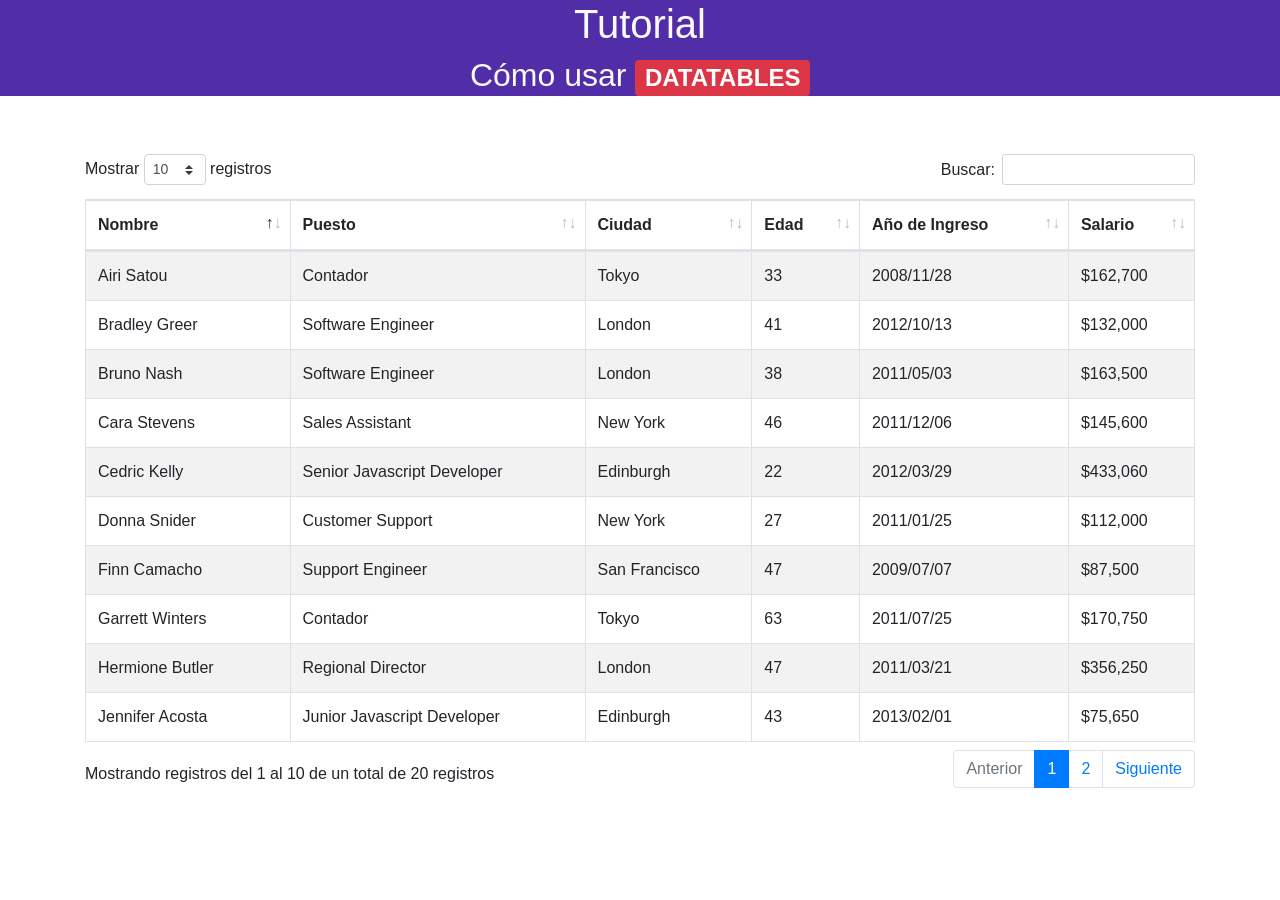
<file: datatables_intro/index.html>
<!doctype html>
<html lang="en">
<head>
    <!-- Required meta tags -->
    <meta charset="utf-8">
    <meta name="viewport" content="width=device-width, initial-scale=1, shrink-to-fit=no">
    <title>Tutorial DataTables</title>
    
    <!-- Bootstrap CSS -->
    <link rel="stylesheet" href="bootstrap/css/bootstrap.min.css">
    <!-- CSS personalizado --> 
    <link rel="stylesheet" href="main.css">  
    
    
    <!--datables CSS básico-->
    <link rel="stylesheet" type="text/css" href="datatables/datatables.min.css"/>
    <!--datables estilo bootstrap 4 CSS-->  
    <link rel="stylesheet"  type="text/css" href="datatables/DataTables-1.10.18/css/dataTables.bootstrap4.min.css">

</head>
    
<body> 
    <header>
        <h1 class="text-center text-light">Tutorial</h1>
        <h2 class="text-center text-light">Cómo usar <span class="badge badge-danger">DATATABLES</span></h2> 
    </header>    
    <div style="height:50px"></div>
    
    <!--Ejemplo tabla con DataTables-->
    <div class="container">
        <div class="row">
                <div class="col-lg-12">
                    <div class="table-responsive">        
                        <table id="example" class="table table-striped table-bordered" style="width:100%">
                        <thead>
                            <tr>
                                <th>Nombre</th>
                                <th>Puesto</th>
                                <th>Ciudad</th>
                                <th>Edad</th>
                                <th>Año de Ingreso</th>
                                <th>Salario</th>
                            </tr>
                        </thead>
                        <tbody>
                            <tr>
                                <td>Tiger Nixon</td>
                                <td>Arquitecto</td>
                                <td>Edinburgh</td>
                                <td>61</td>
                                <td>2011/04/25</td>
                                <td>$320,800</td>
                            </tr>
                            <tr>
                                <td>Garrett Winters</td>
                                <td>Contador</td>
                                <td>Tokyo</td>
                                <td>63</td>
                                <td>2011/07/25</td>
                                <td>$170,750</td>
                            </tr>                
                            <tr>
                                <td>Cedric Kelly</td>
                                <td>Senior Javascript Developer</td>
                                <td>Edinburgh</td>
                                <td>22</td>
                                <td>2012/03/29</td>
                                <td>$433,060</td>
                            </tr>
                            <tr>
                                <td>Airi Satou</td>
                                <td>Contador</td>
                                <td>Tokyo</td>
                                <td>33</td>
                                <td>2008/11/28</td>
                                <td>$162,700</td>
                            </tr>               
                            <tr>
                                <td>Bradley Greer</td>
                                <td>Software Engineer</td>
                                <td>London</td>
                                <td>41</td>
                                <td>2012/10/13</td>
                                <td>$132,000</td>
                            </tr>

                            <tr>
                                <td>Bruno Nash</td>
                                <td>Software Engineer</td>
                                <td>London</td>
                                <td>38</td>
                                <td>2011/05/03</td>
                                <td>$163,500</td>
                            </tr>
                            <tr>
                                <td>Sakura Yamamoto</td>
                                <td>Support Engineer</td>
                                <td>Tokyo</td>
                                <td>37</td>
                                <td>2009/08/19</td>
                                <td>$139,575</td>
                            </tr>
                            <tr>
                                <td>Thor Walton</td>
                                <td>Developer</td>
                                <td>New York</td>
                                <td>61</td>
                                <td>2013/08/11</td>
                                <td>$98,540</td>
                            </tr>
                            <tr>
                                <td>Finn Camacho</td>
                                <td>Support Engineer</td>
                                <td>San Francisco</td>
                                <td>47</td>
                                <td>2009/07/07</td>
                                <td>$87,500</td>
                            </tr>
                            <tr>
                                <td>Serge Baldwin</td>
                                <td>Data Coordinator</td>
                                <td>Singapore</td>
                                <td>64</td>
                                <td>2012/04/09</td>
                                <td>$138,575</td>
                            </tr>
                            <tr>
                                <td>Zenaida Frank</td>
                                <td>Software Engineer</td>
                                <td>New York</td>
                                <td>63</td>
                                <td>2010/01/04</td>
                                <td>$125,250</td>
                            </tr>
                            <tr>
                                <td>Zorita Serrano</td>
                                <td>Software Engineer</td>
                                <td>San Francisco</td>
                                <td>56</td>
                                <td>2012/06/01</td>
                                <td>$115,000</td>
                            </tr>
                            <tr>
                                <td>Jennifer Acosta</td>
                                <td>Junior Javascript Developer</td>
                                <td>Edinburgh</td>
                                <td>43</td>
                                <td>2013/02/01</td>
                                <td>$75,650</td>
                            </tr>
                            <tr>
                                <td>Cara Stevens</td>
                                <td>Sales Assistant</td>
                                <td>New York</td>
                                <td>46</td>
                                <td>2011/12/06</td>
                                <td>$145,600</td>
                            </tr>
                            <tr>
                                <td>Hermione Butler</td>
                                <td>Regional Director</td>
                                <td>London</td>
                                <td>47</td>
                                <td>2011/03/21</td>
                                <td>$356,250</td>
                            </tr>
                            <tr>
                                <td>Lael Greer</td>
                                <td>Systems Administrator</td>
                                <td>London</td>
                                <td>21</td>
                                <td>2009/02/27</td>
                                <td>$103,500</td>
                            </tr>
                            <tr>
                                <td>Jonas Alexander</td>
                                <td>Developer</td>
                                <td>San Francisco</td>
                                <td>30</td>
                                <td>2010/07/14</td>
                                <td>$86,500</td>
                            </tr>
                            <tr>
                                <td>Shad Decker</td>
                                <td>Regional Director</td>
                                <td>Edinburgh</td>
                                <td>51</td>
                                <td>2008/11/13</td>
                                <td>$183,000</td>
                            </tr>
                            <tr>
                                <td>Michael Bruce</td>
                                <td>Javascript Developer</td>
                                <td>Singapore</td>
                                <td>29</td>
                                <td>2011/06/27</td>
                                <td>$183,000</td>
                            </tr>
                            <tr>
                                <td>Donna Snider</td>
                                <td>Customer Support</td>
                                <td>New York</td>
                                <td>27</td>
                                <td>2011/01/25</td>
                                <td>$112,000</td>
                            </tr>
                        </tbody>        
                        </table>                  
                    </div>
                </div>
        </div>  
    </div>    


        
    <!--Ejemplo tabla con HTML-->  
    <!--<div style="height:50px"></div> 
    <div class="container">
    <h3>Tabla con <span class="badge badge-secondary">HTML puro</span></h3>
    <div class="row">
            <div class="col-lg-12">
                <table border=1 cellpadding=1>
                    <thead>
                        <th>Nombre</th>
                        <th>País</th>
                    </thead>
                    <tbody>
                        <tr>
                            <td>Juan Perez</td>
                            <td>Argentina</td>
                        </tr>
                        <tr>
                            <td>María Pía</td>
                            <td>Venezuela</td>
                        </tr>
                        <tr>
                            <td>Juan Caros</td>
                            <td>Perú</td>
                        </tr>
                    </tbody>
                </table>
            </div>
    </div>
    </div>    -->
      
      
    <!--Ejemplo tabla con bootstrap 4-->    
    <!--<div style="height:50px"></div>               
    <div class="container">
    <h3>Tabla con <span class="badge badge-secondary">BOOTSTRAP 4</span></h3>
    <div class="row">
            <div class="col-lg-12">                    
                <table class="table table-striped table-hover table-bordered">
                    <thead class="thead-dark">
                        <th>Nombre</th>
                        <th>País</th>
                    </thead>
                    <tbody>
                        <tr>
                            <td>Juan Perez</td>
                            <td>Argentina</td>
                        </tr>
                        <tr>
                            <td>María Pía</td>
                            <td>Venezuela</td>
                        </tr>
                        <tr>
                            <td>Juan Caros</td>
                            <td>Perú</td>
                        </tr>
                    </tbody>
                </table>
            </div>
    </div>
    </div>-->    
      
    <!-- jQuery, Popper.js, Bootstrap JS -->
    <script src="jquery/jquery-3.3.1.min.js"></script>
    <script src="popper/popper.min.js"></script>
    <script src="bootstrap/js/bootstrap.min.js"></script>
      
    <!-- datatables JS -->
    <script type="text/javascript" src="datatables/datatables.min.js"></script>    
     
    <script type="text/javascript" src="main.js"></script>  
    
    
  </body>
</html>
</file>
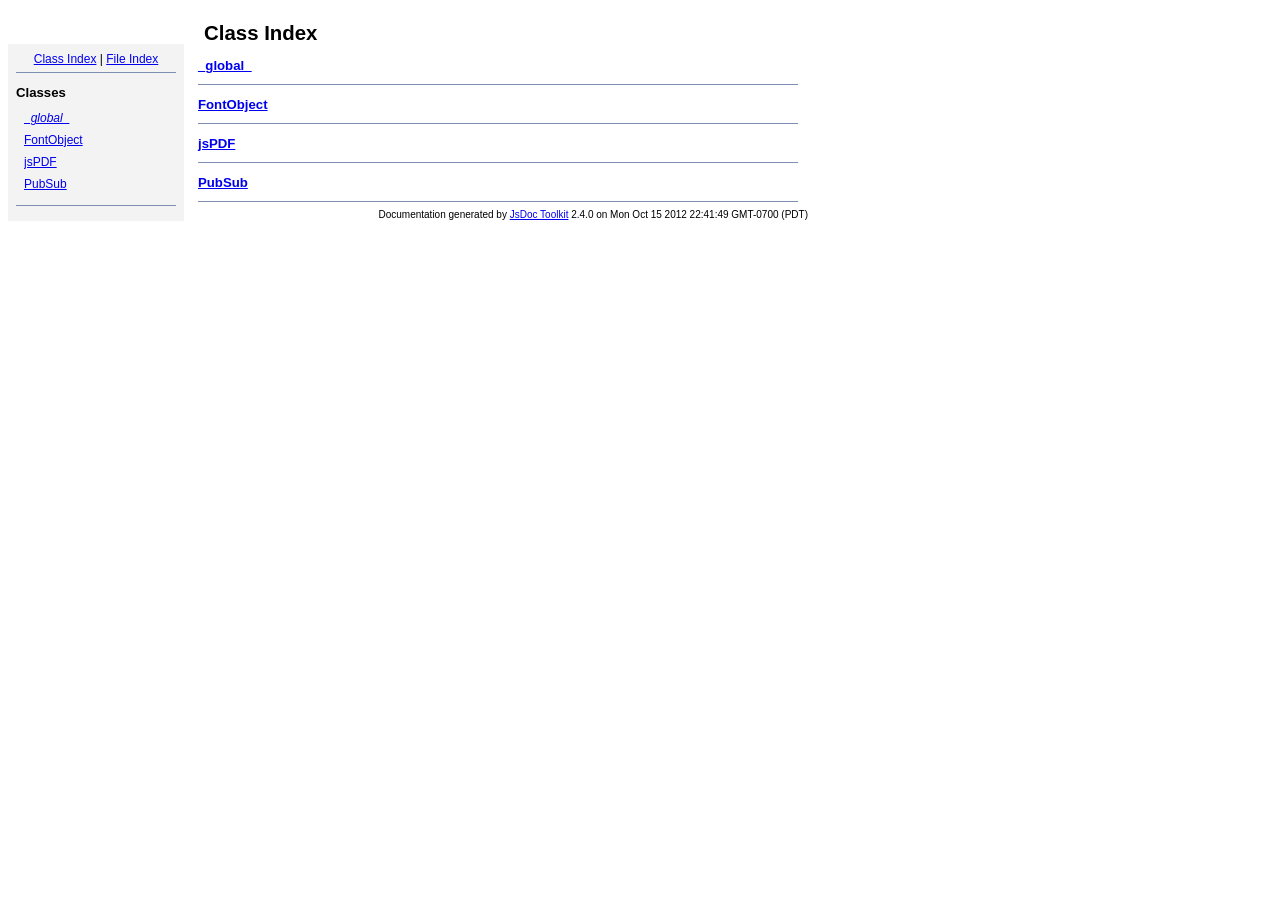
<file: jsPDF-1.3.2/doc/index.html>
<!DOCTYPE html PUBLIC "-//W3C//DTD XHTML 1.0 Transitional//EN"
        "http://www.w3.org/TR/xhtml1/DTD/xhtml1-transitional.dtd">
<html xmlns="http://www.w3.org/1999/xhtml" xml:lang="en" lang="en">
	<head>
		<meta http-equiv="content-type" content="text/html; charset=utf-8" />
		
		<title>JsDoc Reference - Index</title>
		<meta name="generator" content="JsDoc Toolkit" />
		
		<style type="text/css">
		/* default.css */
body
{
	font: 12px "Lucida Grande", Tahoma, Arial, Helvetica, sans-serif;
	width: 800px;
}

.header
{
	clear: both;
	background-color: #ccc;
	padding: 8px;
}

h1
{
	font-size: 150%;
	font-weight: bold;
	padding: 0;
	margin: 1em 0 0 .3em;
}

hr
{
	border: none 0;
	border-top: 1px solid #7F8FB1;
	height: 1px;
}

pre.code
{
	display: block;
	padding: 8px;
	border: 1px dashed #ccc;
}

#index
{
	margin-top: 24px;
	float: left;
	width: 160px;
	position: absolute;
	left: 8px;
	background-color: #F3F3F3;
	padding: 8px;
}

#content
{
	margin-left: 190px;
	width: 600px;
}

.classList
{
	list-style-type: none;
	padding: 0;
	margin: 0 0 0 8px;
	font-family: arial, sans-serif;
	font-size: 1em;
	overflow: auto;
}

.classList li
{
	padding: 0;
	margin: 0 0 8px 0;
}

.summaryTable { width: 100%; }

h1.classTitle
{
	font-size:170%;
	line-height:130%;
}

h2 { font-size: 110%; }
caption, div.sectionTitle
{
	background-color: #7F8FB1;
	color: #fff;
	font-size:130%;
	text-align: left;
	padding: 2px 6px 2px 6px;
	border: 1px #7F8FB1 solid;
}

div.sectionTitle { margin-bottom: 8px; }
.summaryTable thead { display: none; }

.summaryTable td
{
	vertical-align: top;
	padding: 4px;
	border-bottom: 1px #7F8FB1 solid;
	border-right: 1px #7F8FB1 solid;
}

/*col#summaryAttributes {}*/
.summaryTable td.attributes
{
	border-left: 1px #7F8FB1 solid;
	width: 140px;
	text-align: right;
}

td.attributes, .fixedFont
{
	line-height: 15px;
	color: #002EBE;
	font-family: "Courier New",Courier,monospace;
	font-size: 13px;
}

.summaryTable td.nameDescription
{
	text-align: left;
	font-size: 13px;
	line-height: 15px;
}

.summaryTable td.nameDescription, .description
{
	line-height: 15px;
	padding: 4px;
	padding-left: 4px;
}

.summaryTable { margin-bottom: 8px; }

ul.inheritsList
{
	list-style: square;
	margin-left: 20px;
	padding-left: 0;
}

.detailList {
	margin-left: 20px; 
	line-height: 15px;
}
.detailList dt { margin-left: 20px; }

.detailList .heading
{
	font-weight: bold;
	padding-bottom: 6px;
	margin-left: 0;
}

.light, td.attributes, .light a:link, .light a:visited
{
	color: #777;
	font-style: italic;
}

.fineprint
{
	text-align: right;
	font-size: 10px;
}
		</style>
	</head>
	
	<body>
		<div id="header">
</div>
		
		<div id="index">
			<div align="center"><a href="index.html">Class Index</a>
| <a href="files.html">File Index</a></div>
<hr />
<h2>Classes</h2>
<ul class="classList">
	
	<li><i><a href="symbols/_global_.html">_global_</a></i></li>
	
	<li><a href="symbols/FontObject.html">FontObject</a></li>
	
	<li><a href="symbols/jsPDF.html">jsPDF</a></li>
	
	<li><a href="symbols/PubSub.html">PubSub</a></li>
	
</ul>
<hr />
		</div>
		
		<div id="content">
			<h1 class="classTitle">Class Index</h1>
			
			
			<div>
				<h2><a href="symbols/_global_.html">_global_</a></h2>
				
			</div>
			<hr />
			
			<div>
				<h2><a href="symbols/FontObject.html">FontObject</a></h2>
				
			</div>
			<hr />
			
			<div>
				<h2><a href="symbols/jsPDF.html">jsPDF</a></h2>
				
			</div>
			<hr />
			
			<div>
				<h2><a href="symbols/PubSub.html">PubSub</a></h2>
				
			</div>
			<hr />
			
			
		</div>
		<div class="fineprint" style="clear:both">
			
			Documentation generated by <a href="http://code.google.com/p/jsdoc-toolkit/" target="_blankt">JsDoc Toolkit</a> 2.4.0 on Mon Oct 15 2012 22:41:49 GMT-0700 (PDT)
		</div>
	</body>
</html>
</file>
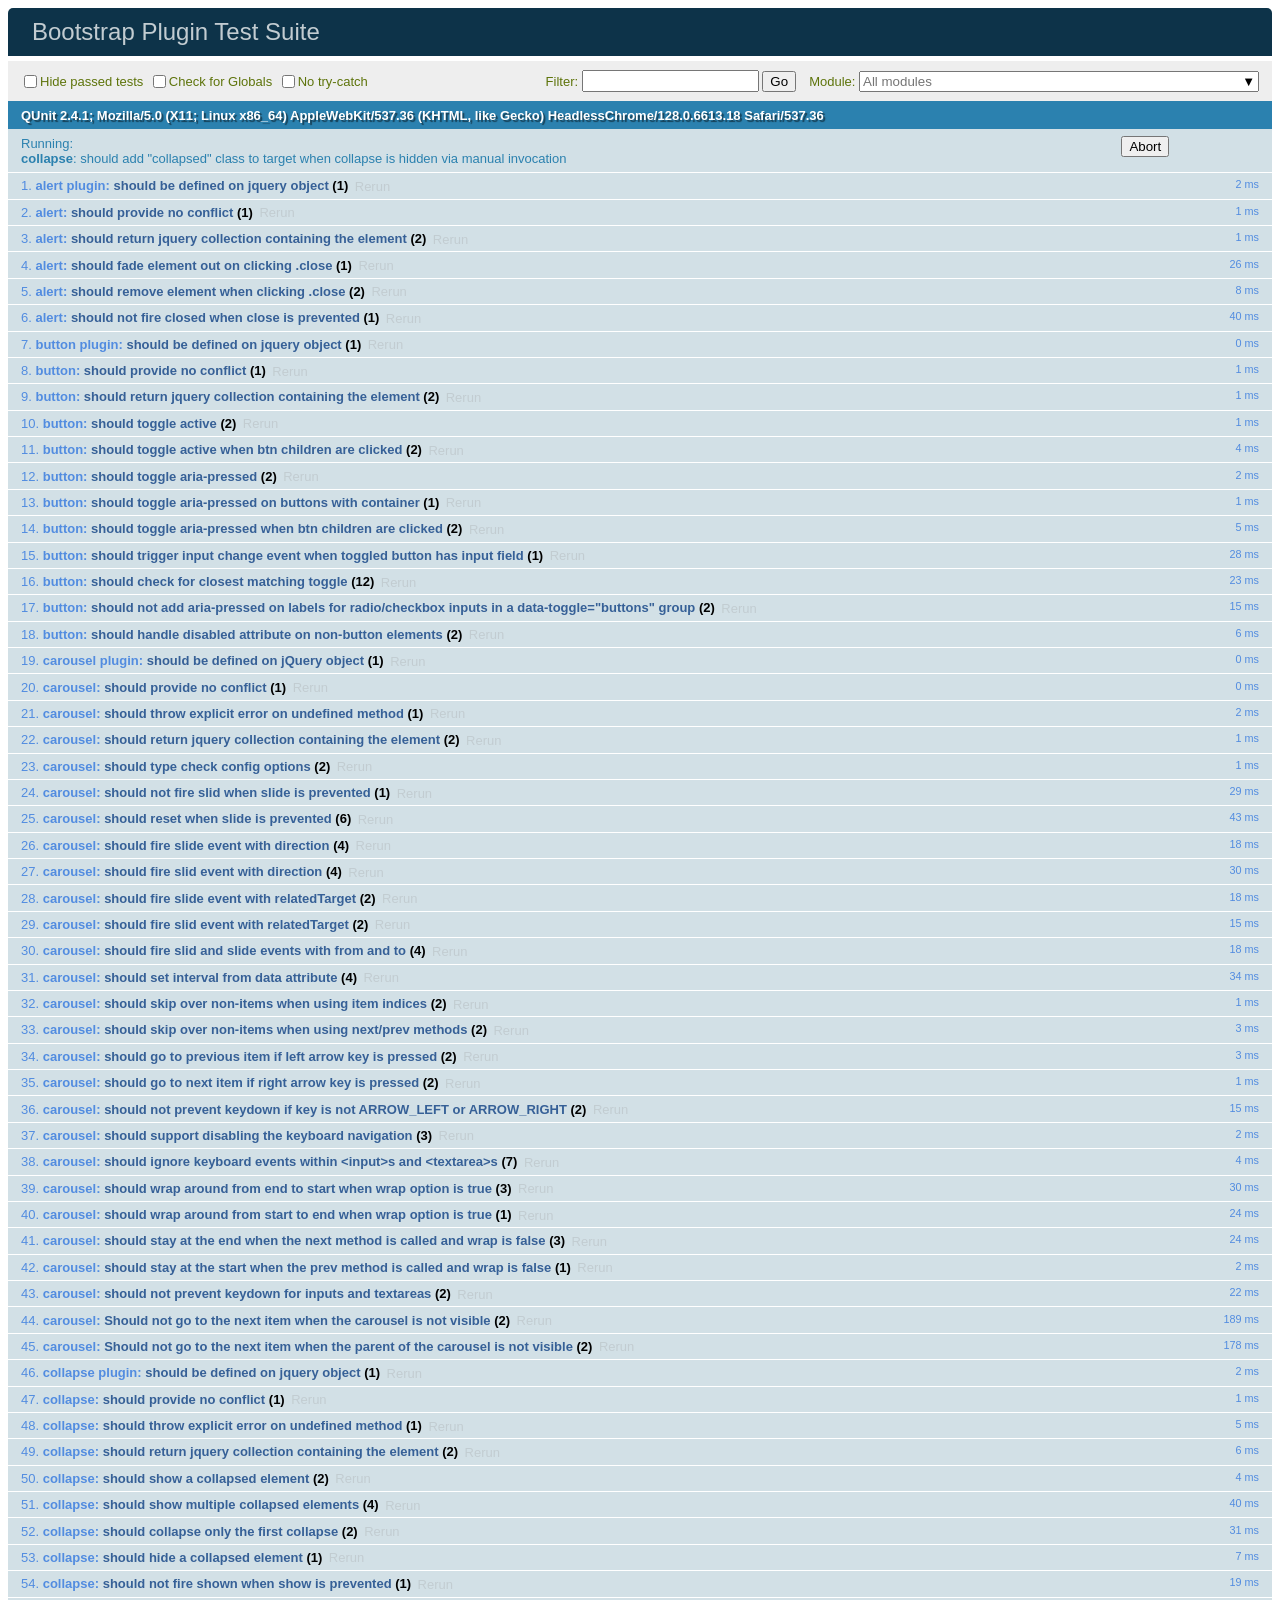
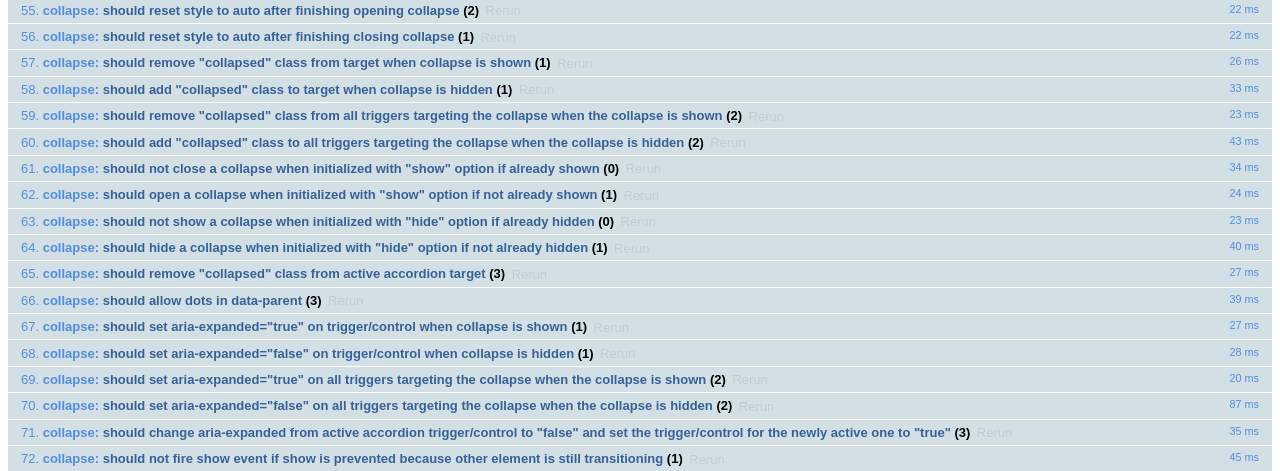
<file: Bootstrap/bootstrap-4.0.0/js/tests/index.html>
<!doctype html>
<html lang="en">
  <head>
    <meta charset="utf-8">
    <meta name="viewport" content="width=device-width, initial-scale=1, shrink-to-fit=no">
    <title>Bootstrap Plugin Test Suite</title>

    <!-- jQuery -->
    <script>
      (function () {
        var path = '../../assets/js/vendor/jquery-slim.min.js'
        // get jquery param from the query string.
        var jQueryVersion = location.search.match(/[?&]jquery=(.*?)(?=&|$)/)

        // If a version was specified, use that version from our vendor folder
        if (jQueryVersion) {
          path = 'vendor/jquery-' + jQueryVersion[1] + '.min.js'
        }
        document.write('<script src="' + path + '"><\/script>')
      }())
    </script>
    <script src="../../assets/js/vendor/popper.min.js"></script>

    <!-- QUnit -->
    <link rel="stylesheet" href="vendor/qunit.css" media="screen">
    <script src="vendor/qunit.js"></script>

    <script>
      // Disable jQuery event aliases to ensure we don't accidentally use any of them
      [
        'blur',
        'focus',
        'focusin',
        'focusout',
        'resize',
        'scroll',
        'click',
        'dblclick',
        'mousedown',
        'mouseup',
        'mousemove',
        'mouseover',
        'mouseout',
        'mouseenter',
        'mouseleave',
        'change',
        'select',
        'submit',
        'keydown',
        'keypress',
        'keyup',
        'contextmenu'
      ].forEach(function(eventAlias) {
        $.fn[eventAlias] = function() {
          throw new Error('Using the ".' + eventAlias + '()" method is not allowed, so that Bootstrap can be compatible with custom jQuery builds which exclude the "event aliases" module that defines said method. See https://github.com/twbs/bootstrap/blob/master/CONTRIBUTING.md#js')
        }
      })

      // Require assert.expect in each test
      QUnit.config.requireExpects = true

      // See https://github.com/axemclion/grunt-saucelabs#test-result-details-with-qunit
      var log = []
      var testName

      QUnit.done(function(testResults) {
        var tests = []
        for (var i = 0; i < log.length; i++) {
          var details = log[i]
          tests.push({
            name: details.name,
            result: details.result,
            expected: details.expected,
            actual: details.actual,
            source: details.source
          })
        }
        testResults.tests = tests

        window.global_test_results = testResults
      })

      QUnit.testStart(function(testDetails) {
        QUnit.log(function(details) {
          if (!details.result) {
            details.name = testDetails.name
            log.push(details)
          }
        })
      })

      // Display fixture on-screen on iOS to avoid false positives
      // See https://github.com/twbs/bootstrap/pull/15955
      if (/iPhone|iPad|iPod/.test(navigator.userAgent)) {
        QUnit.begin(function() {
          $('#qunit-fixture').css({ top: 0, left: 0 })
        })

        QUnit.done(function() {
          $('#qunit-fixture').css({ top: '', left: '' })
        })
      }
    </script>

    <!-- Transpiled Plugins -->
    <script src="../dist/util.js"></script>
    <script src="../dist/alert.js"></script>
    <script src="../dist/button.js"></script>
    <script src="../dist/carousel.js"></script>
    <script src="../dist/collapse.js"></script>
    <script src="../dist/dropdown.js"></script>
    <script src="../dist/modal.js"></script>
    <script src="../dist/scrollspy.js"></script>
    <script src="../dist/tab.js"></script>
    <script src="../dist/tooltip.js"></script>
    <script src="../dist/popover.js"></script>

    <!-- Unit Tests -->
    <script src="unit/alert.js"></script>
    <script src="unit/button.js"></script>
    <script src="unit/carousel.js"></script>
    <script src="unit/collapse.js"></script>
    <script src="unit/dropdown.js"></script>
    <script src="unit/modal.js"></script>
    <script src="unit/scrollspy.js"></script>
    <script src="unit/tab.js"></script>
    <script src="unit/tooltip.js"></script>
    <script src="unit/popover.js"></script>
    <script src="unit/util.js"></script>
  </head>
  <body>
    <div id="qunit-container">
      <div id="qunit"></div>
      <div id="qunit-fixture"></div>
    </div>
  </body>
</html>
</file>
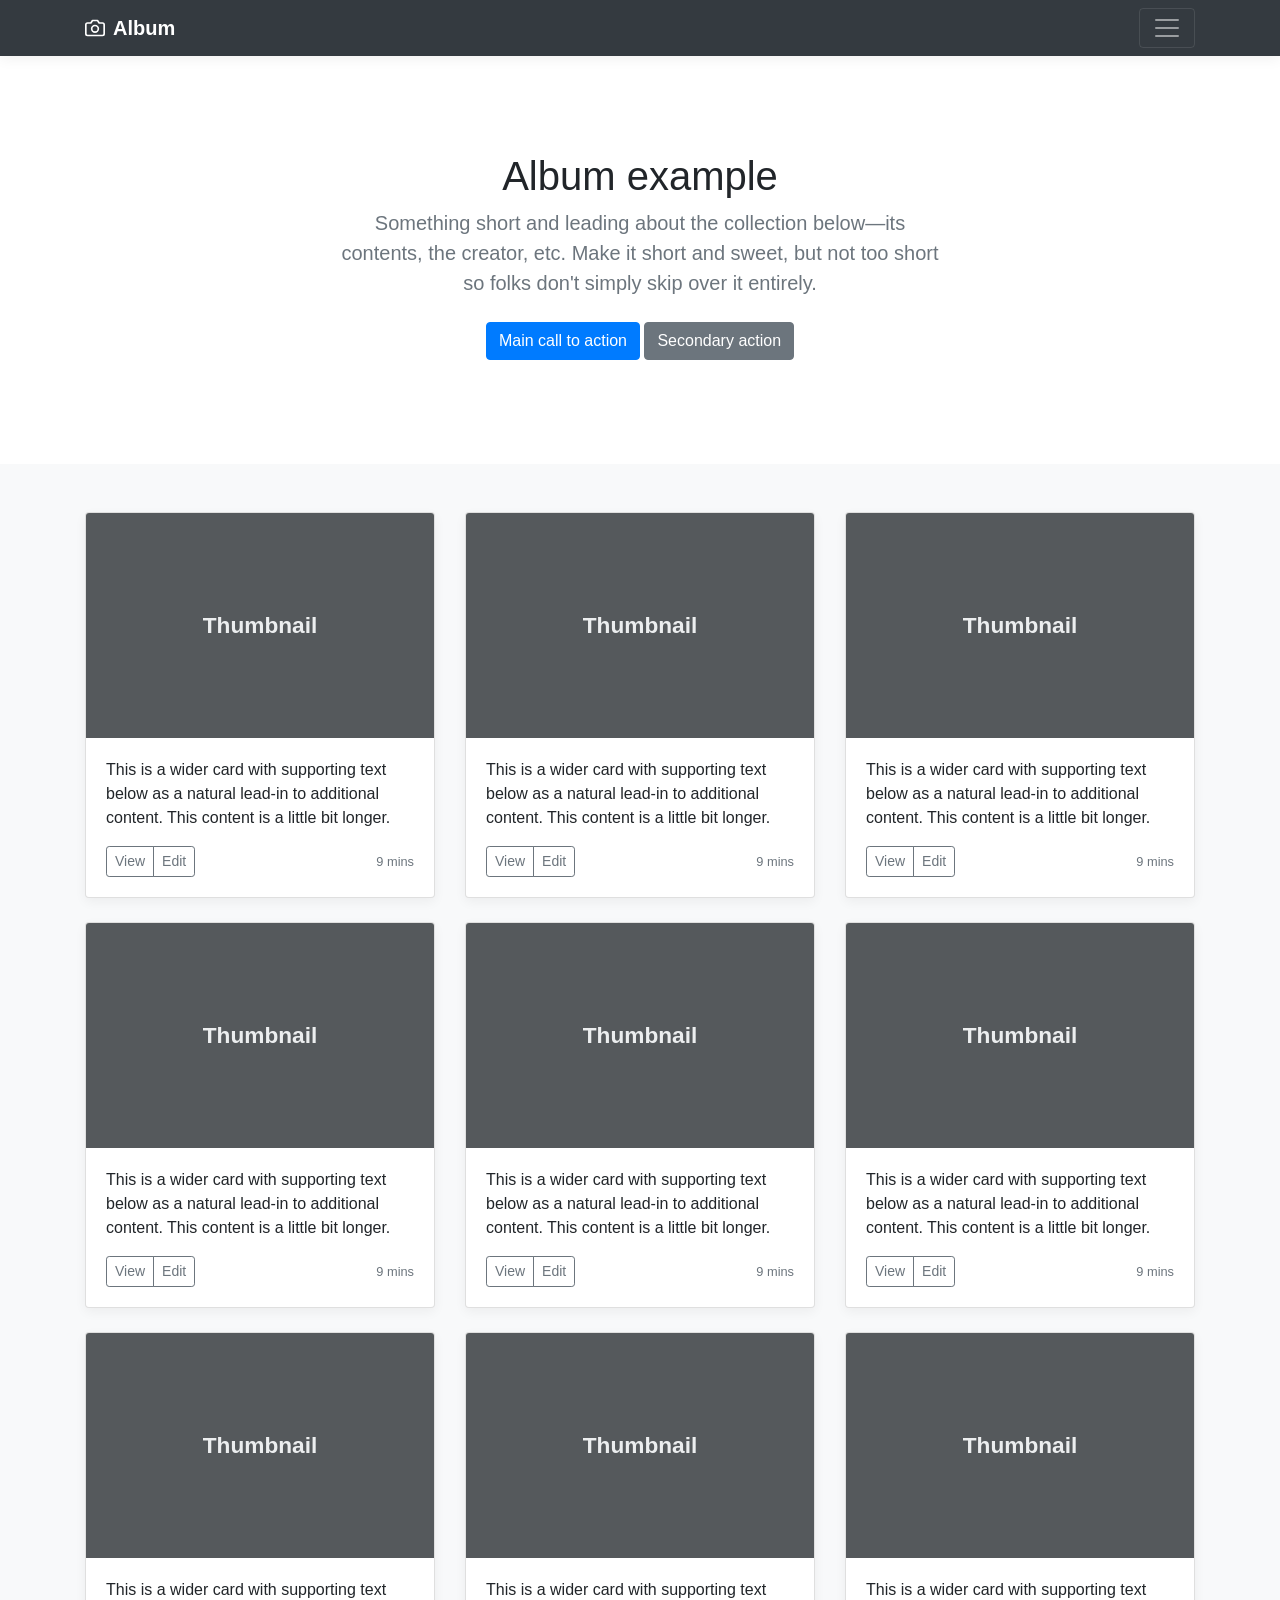
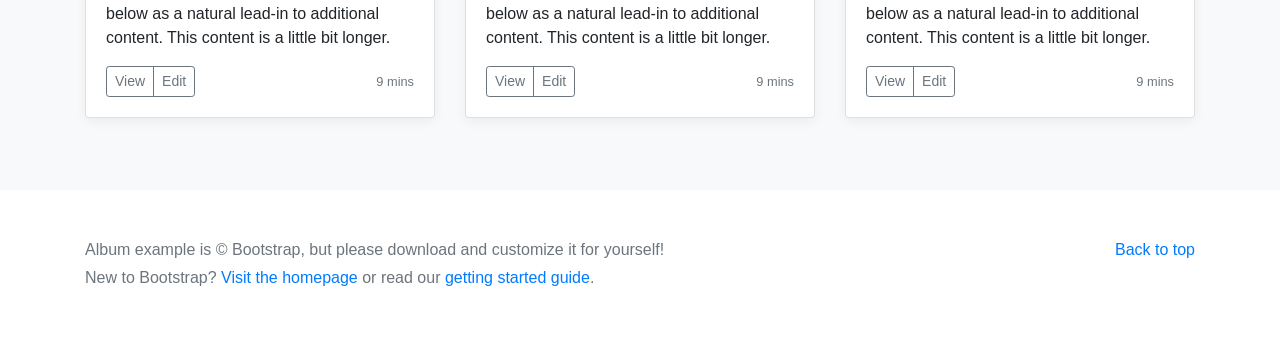
<file: Bootstrap/bootstrap-4.0.0/docs/4.0/examples/album/index.html>
<!doctype html>
<html lang="en">
  <head>
    <meta charset="utf-8">
    <meta name="viewport" content="width=device-width, initial-scale=1, shrink-to-fit=no">
    <meta name="description" content="">
    <meta name="author" content="">
    <link rel="icon" href="../../../../favicon.ico">

    <title>Album example for Bootstrap</title>

    <!-- Bootstrap core CSS -->
    <link href="../../../../dist/css/bootstrap.min.css" rel="stylesheet">

    <!-- Custom styles for this template -->
    <link href="album.css" rel="stylesheet">
  </head>

  <body>

    <header>
      <div class="collapse bg-dark" id="navbarHeader">
        <div class="container">
          <div class="row">
            <div class="col-sm-8 col-md-7 py-4">
              <h4 class="text-white">About</h4>
              <p class="text-muted">Add some information about the album below, the author, or any other background context. Make it a few sentences long so folks can pick up some informative tidbits. Then, link them off to some social networking sites or contact information.</p>
            </div>
            <div class="col-sm-4 offset-md-1 py-4">
              <h4 class="text-white">Contact</h4>
              <ul class="list-unstyled">
                <li><a href="#" class="text-white">Follow on Twitter</a></li>
                <li><a href="#" class="text-white">Like on Facebook</a></li>
                <li><a href="#" class="text-white">Email me</a></li>
              </ul>
            </div>
          </div>
        </div>
      </div>
      <div class="navbar navbar-dark bg-dark box-shadow">
        <div class="container d-flex justify-content-between">
          <a href="#" class="navbar-brand d-flex align-items-center">
            <svg xmlns="http://www.w3.org/2000/svg" width="20" height="20" viewBox="0 0 24 24" fill="none" stroke="currentColor" stroke-width="2" stroke-linecap="round" stroke-linejoin="round" class="mr-2"><path d="M23 19a2 2 0 0 1-2 2H3a2 2 0 0 1-2-2V8a2 2 0 0 1 2-2h4l2-3h6l2 3h4a2 2 0 0 1 2 2z"></path><circle cx="12" cy="13" r="4"></circle></svg>
            <strong>Album</strong>
          </a>
          <button class="navbar-toggler" type="button" data-toggle="collapse" data-target="#navbarHeader" aria-controls="navbarHeader" aria-expanded="false" aria-label="Toggle navigation">
            <span class="navbar-toggler-icon"></span>
          </button>
        </div>
      </div>
    </header>

    <main role="main">

      <section class="jumbotron text-center">
        <div class="container">
          <h1 class="jumbotron-heading">Album example</h1>
          <p class="lead text-muted">Something short and leading about the collection below—its contents, the creator, etc. Make it short and sweet, but not too short so folks don't simply skip over it entirely.</p>
          <p>
            <a href="#" class="btn btn-primary my-2">Main call to action</a>
            <a href="#" class="btn btn-secondary my-2">Secondary action</a>
          </p>
        </div>
      </section>

      <div class="album py-5 bg-light">
        <div class="container">

          <div class="row">
            <div class="col-md-4">
              <div class="card mb-4 box-shadow">
                <img class="card-img-top" data-src="holder.js/100px225?theme=thumb&bg=55595c&fg=eceeef&text=Thumbnail" alt="Card image cap">
                <div class="card-body">
                  <p class="card-text">This is a wider card with supporting text below as a natural lead-in to additional content. This content is a little bit longer.</p>
                  <div class="d-flex justify-content-between align-items-center">
                    <div class="btn-group">
                      <button type="button" class="btn btn-sm btn-outline-secondary">View</button>
                      <button type="button" class="btn btn-sm btn-outline-secondary">Edit</button>
                    </div>
                    <small class="text-muted">9 mins</small>
                  </div>
                </div>
              </div>
            </div>
            <div class="col-md-4">
              <div class="card mb-4 box-shadow">
                <img class="card-img-top" data-src="holder.js/100px225?theme=thumb&bg=55595c&fg=eceeef&text=Thumbnail" alt="Card image cap">
                <div class="card-body">
                  <p class="card-text">This is a wider card with supporting text below as a natural lead-in to additional content. This content is a little bit longer.</p>
                  <div class="d-flex justify-content-between align-items-center">
                    <div class="btn-group">
                      <button type="button" class="btn btn-sm btn-outline-secondary">View</button>
                      <button type="button" class="btn btn-sm btn-outline-secondary">Edit</button>
                    </div>
                    <small class="text-muted">9 mins</small>
                  </div>
                </div>
              </div>
            </div>
            <div class="col-md-4">
              <div class="card mb-4 box-shadow">
                <img class="card-img-top" data-src="holder.js/100px225?theme=thumb&bg=55595c&fg=eceeef&text=Thumbnail" alt="Card image cap">
                <div class="card-body">
                  <p class="card-text">This is a wider card with supporting text below as a natural lead-in to additional content. This content is a little bit longer.</p>
                  <div class="d-flex justify-content-between align-items-center">
                    <div class="btn-group">
                      <button type="button" class="btn btn-sm btn-outline-secondary">View</button>
                      <button type="button" class="btn btn-sm btn-outline-secondary">Edit</button>
                    </div>
                    <small class="text-muted">9 mins</small>
                  </div>
                </div>
              </div>
            </div>

            <div class="col-md-4">
              <div class="card mb-4 box-shadow">
                <img class="card-img-top" data-src="holder.js/100px225?theme=thumb&bg=55595c&fg=eceeef&text=Thumbnail" alt="Card image cap">
                <div class="card-body">
                  <p class="card-text">This is a wider card with supporting text below as a natural lead-in to additional content. This content is a little bit longer.</p>
                  <div class="d-flex justify-content-between align-items-center">
                    <div class="btn-group">
                      <button type="button" class="btn btn-sm btn-outline-secondary">View</button>
                      <button type="button" class="btn btn-sm btn-outline-secondary">Edit</button>
                    </div>
                    <small class="text-muted">9 mins</small>
                  </div>
                </div>
              </div>
            </div>
            <div class="col-md-4">
              <div class="card mb-4 box-shadow">
                <img class="card-img-top" data-src="holder.js/100px225?theme=thumb&bg=55595c&fg=eceeef&text=Thumbnail" alt="Card image cap">
                <div class="card-body">
                  <p class="card-text">This is a wider card with supporting text below as a natural lead-in to additional content. This content is a little bit longer.</p>
                  <div class="d-flex justify-content-between align-items-center">
                    <div class="btn-group">
                      <button type="button" class="btn btn-sm btn-outline-secondary">View</button>
                      <button type="button" class="btn btn-sm btn-outline-secondary">Edit</button>
                    </div>
                    <small class="text-muted">9 mins</small>
                  </div>
                </div>
              </div>
            </div>
            <div class="col-md-4">
              <div class="card mb-4 box-shadow">
                <img class="card-img-top" data-src="holder.js/100px225?theme=thumb&bg=55595c&fg=eceeef&text=Thumbnail" alt="Card image cap">
                <div class="card-body">
                  <p class="card-text">This is a wider card with supporting text below as a natural lead-in to additional content. This content is a little bit longer.</p>
                  <div class="d-flex justify-content-between align-items-center">
                    <div class="btn-group">
                      <button type="button" class="btn btn-sm btn-outline-secondary">View</button>
                      <button type="button" class="btn btn-sm btn-outline-secondary">Edit</button>
                    </div>
                    <small class="text-muted">9 mins</small>
                  </div>
                </div>
              </div>
            </div>

            <div class="col-md-4">
              <div class="card mb-4 box-shadow">
                <img class="card-img-top" data-src="holder.js/100px225?theme=thumb&bg=55595c&fg=eceeef&text=Thumbnail" alt="Card image cap">
                <div class="card-body">
                  <p class="card-text">This is a wider card with supporting text below as a natural lead-in to additional content. This content is a little bit longer.</p>
                  <div class="d-flex justify-content-between align-items-center">
                    <div class="btn-group">
                      <button type="button" class="btn btn-sm btn-outline-secondary">View</button>
                      <button type="button" class="btn btn-sm btn-outline-secondary">Edit</button>
                    </div>
                    <small class="text-muted">9 mins</small>
                  </div>
                </div>
              </div>
            </div>
            <div class="col-md-4">
              <div class="card mb-4 box-shadow">
                <img class="card-img-top" data-src="holder.js/100px225?theme=thumb&bg=55595c&fg=eceeef&text=Thumbnail" alt="Card image cap">
                <div class="card-body">
                  <p class="card-text">This is a wider card with supporting text below as a natural lead-in to additional content. This content is a little bit longer.</p>
                  <div class="d-flex justify-content-between align-items-center">
                    <div class="btn-group">
                      <button type="button" class="btn btn-sm btn-outline-secondary">View</button>
                      <button type="button" class="btn btn-sm btn-outline-secondary">Edit</button>
                    </div>
                    <small class="text-muted">9 mins</small>
                  </div>
                </div>
              </div>
            </div>
            <div class="col-md-4">
              <div class="card mb-4 box-shadow">
                <img class="card-img-top" data-src="holder.js/100px225?theme=thumb&bg=55595c&fg=eceeef&text=Thumbnail" alt="Card image cap">
                <div class="card-body">
                  <p class="card-text">This is a wider card with supporting text below as a natural lead-in to additional content. This content is a little bit longer.</p>
                  <div class="d-flex justify-content-between align-items-center">
                    <div class="btn-group">
                      <button type="button" class="btn btn-sm btn-outline-secondary">View</button>
                      <button type="button" class="btn btn-sm btn-outline-secondary">Edit</button>
                    </div>
                    <small class="text-muted">9 mins</small>
                  </div>
                </div>
              </div>
            </div>
          </div>
        </div>
      </div>

    </main>

    <footer class="text-muted">
      <div class="container">
        <p class="float-right">
          <a href="#">Back to top</a>
        </p>
        <p>Album example is &copy; Bootstrap, but please download and customize it for yourself!</p>
        <p>New to Bootstrap? <a href="../../">Visit the homepage</a> or read our <a href="../../getting-started/">getting started guide</a>.</p>
      </div>
    </footer>

    <!-- Bootstrap core JavaScript
    ================================================== -->
    <!-- Placed at the end of the document so the pages load faster -->
    <script src="https://code.jquery.com/jquery-3.2.1.slim.min.js" integrity="sha384-KJ3o2DKtIkvYIK3UENzmM7KCkRr/rE9/Qpg6aAZGJwFDMVNA/GpGFF93hXpG5KkN" crossorigin="anonymous"></script>
    <script>window.jQuery || document.write('<script src="../../../../assets/js/vendor/jquery-slim.min.js"><\/script>')</script>
    <script src="../../../../assets/js/vendor/popper.min.js"></script>
    <script src="../../../../dist/js/bootstrap.min.js"></script>
    <script src="../../../../assets/js/vendor/holder.min.js"></script>
  </body>
</html>
</file>
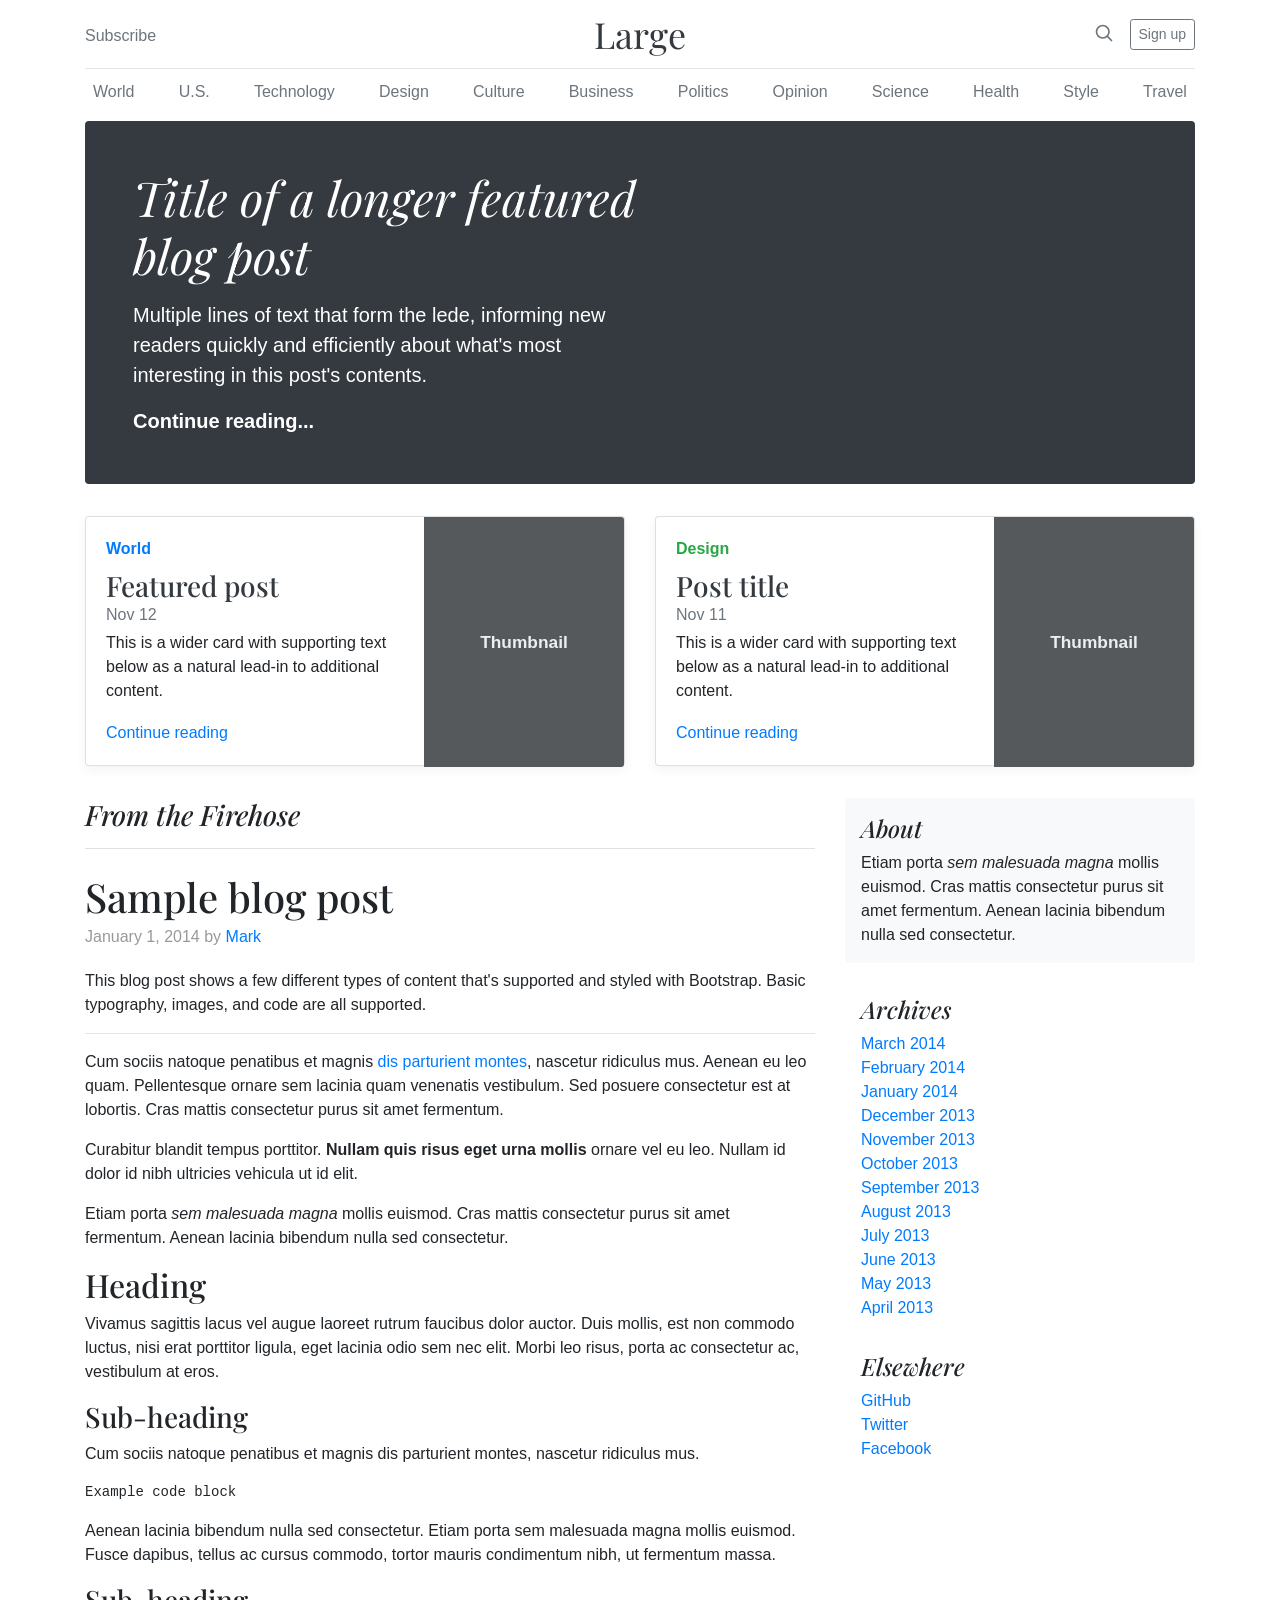
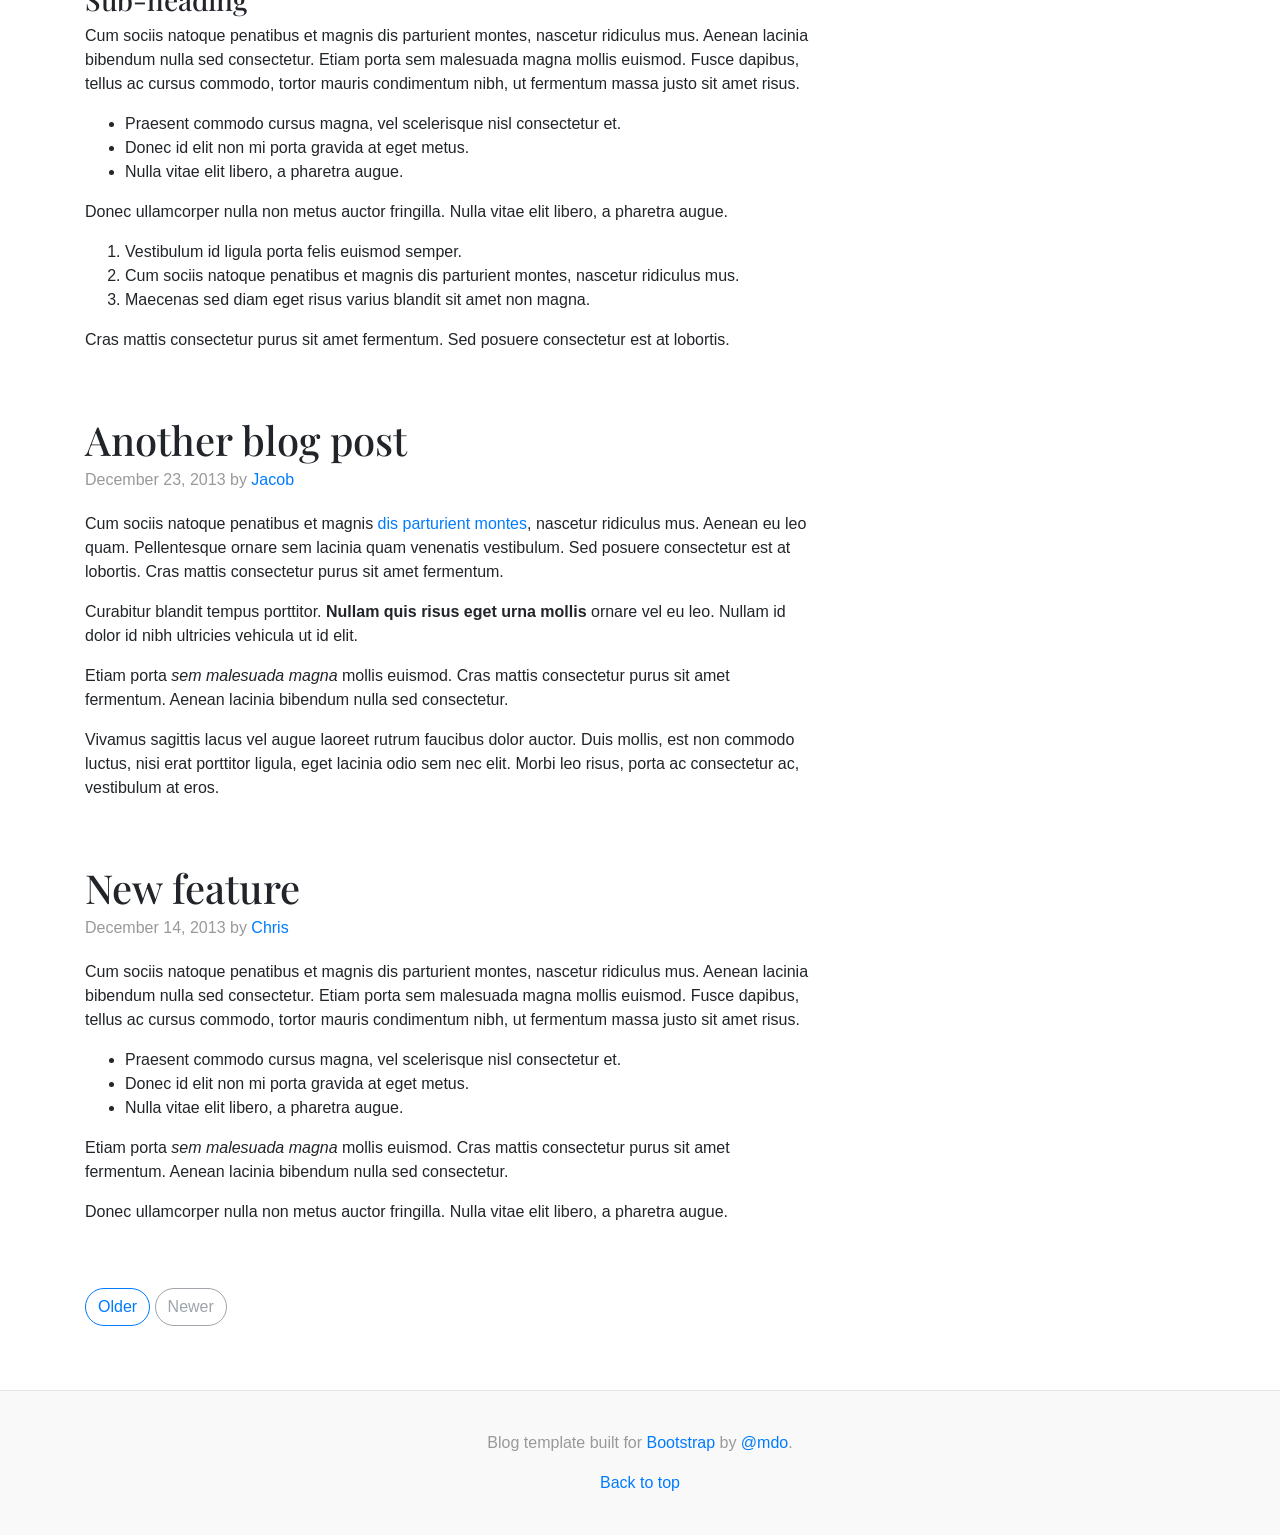
<file: Bootstrap/bootstrap-4.0.0/docs/4.0/examples/blog/index.html>
<!doctype html>
<html lang="en">
  <head>
    <meta charset="utf-8">
    <meta name="viewport" content="width=device-width, initial-scale=1, shrink-to-fit=no">
    <meta name="description" content="">
    <meta name="author" content="">
    <link rel="icon" href="../../../../favicon.ico">

    <title>Blog Template for Bootstrap</title>

    <!-- Bootstrap core CSS -->
    <link href="../../../../dist/css/bootstrap.min.css" rel="stylesheet">

    <!-- Custom styles for this template -->
    <link href="https://fonts.googleapis.com/css?family=Playfair+Display:700,900" rel="stylesheet">
    <link href="blog.css" rel="stylesheet">
  </head>

  <body>

    <div class="container">
      <header class="blog-header py-3">
        <div class="row flex-nowrap justify-content-between align-items-center">
          <div class="col-4 pt-1">
            <a class="text-muted" href="#">Subscribe</a>
          </div>
          <div class="col-4 text-center">
            <a class="blog-header-logo text-dark" href="#">Large</a>
          </div>
          <div class="col-4 d-flex justify-content-end align-items-center">
            <a class="text-muted" href="#">
              <svg xmlns="http://www.w3.org/2000/svg" width="20" height="20" viewBox="0 0 24 24" fill="none" stroke="currentColor" stroke-width="2" stroke-linecap="round" stroke-linejoin="round" class="mx-3"><circle cx="10.5" cy="10.5" r="7.5"></circle><line x1="21" y1="21" x2="15.8" y2="15.8"></line></svg>
            </a>
            <a class="btn btn-sm btn-outline-secondary" href="#">Sign up</a>
          </div>
        </div>
      </header>

      <div class="nav-scroller py-1 mb-2">
        <nav class="nav d-flex justify-content-between">
          <a class="p-2 text-muted" href="#">World</a>
          <a class="p-2 text-muted" href="#">U.S.</a>
          <a class="p-2 text-muted" href="#">Technology</a>
          <a class="p-2 text-muted" href="#">Design</a>
          <a class="p-2 text-muted" href="#">Culture</a>
          <a class="p-2 text-muted" href="#">Business</a>
          <a class="p-2 text-muted" href="#">Politics</a>
          <a class="p-2 text-muted" href="#">Opinion</a>
          <a class="p-2 text-muted" href="#">Science</a>
          <a class="p-2 text-muted" href="#">Health</a>
          <a class="p-2 text-muted" href="#">Style</a>
          <a class="p-2 text-muted" href="#">Travel</a>
        </nav>
      </div>

      <div class="jumbotron p-3 p-md-5 text-white rounded bg-dark">
        <div class="col-md-6 px-0">
          <h1 class="display-4 font-italic">Title of a longer featured blog post</h1>
          <p class="lead my-3">Multiple lines of text that form the lede, informing new readers quickly and efficiently about what's most interesting in this post's contents.</p>
          <p class="lead mb-0"><a href="#" class="text-white font-weight-bold">Continue reading...</a></p>
        </div>
      </div>

      <div class="row mb-2">
        <div class="col-md-6">
          <div class="card flex-md-row mb-4 box-shadow h-md-250">
            <div class="card-body d-flex flex-column align-items-start">
              <strong class="d-inline-block mb-2 text-primary">World</strong>
              <h3 class="mb-0">
                <a class="text-dark" href="#">Featured post</a>
              </h3>
              <div class="mb-1 text-muted">Nov 12</div>
              <p class="card-text mb-auto">This is a wider card with supporting text below as a natural lead-in to additional content.</p>
              <a href="#">Continue reading</a>
            </div>
            <img class="card-img-right flex-auto d-none d-md-block" data-src="holder.js/200x250?theme=thumb" alt="Card image cap">
          </div>
        </div>
        <div class="col-md-6">
          <div class="card flex-md-row mb-4 box-shadow h-md-250">
            <div class="card-body d-flex flex-column align-items-start">
              <strong class="d-inline-block mb-2 text-success">Design</strong>
              <h3 class="mb-0">
                <a class="text-dark" href="#">Post title</a>
              </h3>
              <div class="mb-1 text-muted">Nov 11</div>
              <p class="card-text mb-auto">This is a wider card with supporting text below as a natural lead-in to additional content.</p>
              <a href="#">Continue reading</a>
            </div>
            <img class="card-img-right flex-auto d-none d-md-block" data-src="holder.js/200x250?theme=thumb" alt="Card image cap">
          </div>
        </div>
      </div>
    </div>

    <main role="main" class="container">
      <div class="row">
        <div class="col-md-8 blog-main">
          <h3 class="pb-3 mb-4 font-italic border-bottom">
            From the Firehose
          </h3>

          <div class="blog-post">
            <h2 class="blog-post-title">Sample blog post</h2>
            <p class="blog-post-meta">January 1, 2014 by <a href="#">Mark</a></p>

            <p>This blog post shows a few different types of content that's supported and styled with Bootstrap. Basic typography, images, and code are all supported.</p>
            <hr>
            <p>Cum sociis natoque penatibus et magnis <a href="#">dis parturient montes</a>, nascetur ridiculus mus. Aenean eu leo quam. Pellentesque ornare sem lacinia quam venenatis vestibulum. Sed posuere consectetur est at lobortis. Cras mattis consectetur purus sit amet fermentum.</p>
            <blockquote>
              <p>Curabitur blandit tempus porttitor. <strong>Nullam quis risus eget urna mollis</strong> ornare vel eu leo. Nullam id dolor id nibh ultricies vehicula ut id elit.</p>
            </blockquote>
            <p>Etiam porta <em>sem malesuada magna</em> mollis euismod. Cras mattis consectetur purus sit amet fermentum. Aenean lacinia bibendum nulla sed consectetur.</p>
            <h2>Heading</h2>
            <p>Vivamus sagittis lacus vel augue laoreet rutrum faucibus dolor auctor. Duis mollis, est non commodo luctus, nisi erat porttitor ligula, eget lacinia odio sem nec elit. Morbi leo risus, porta ac consectetur ac, vestibulum at eros.</p>
            <h3>Sub-heading</h3>
            <p>Cum sociis natoque penatibus et magnis dis parturient montes, nascetur ridiculus mus.</p>
            <pre><code>Example code block</code></pre>
            <p>Aenean lacinia bibendum nulla sed consectetur. Etiam porta sem malesuada magna mollis euismod. Fusce dapibus, tellus ac cursus commodo, tortor mauris condimentum nibh, ut fermentum massa.</p>
            <h3>Sub-heading</h3>
            <p>Cum sociis natoque penatibus et magnis dis parturient montes, nascetur ridiculus mus. Aenean lacinia bibendum nulla sed consectetur. Etiam porta sem malesuada magna mollis euismod. Fusce dapibus, tellus ac cursus commodo, tortor mauris condimentum nibh, ut fermentum massa justo sit amet risus.</p>
            <ul>
              <li>Praesent commodo cursus magna, vel scelerisque nisl consectetur et.</li>
              <li>Donec id elit non mi porta gravida at eget metus.</li>
              <li>Nulla vitae elit libero, a pharetra augue.</li>
            </ul>
            <p>Donec ullamcorper nulla non metus auctor fringilla. Nulla vitae elit libero, a pharetra augue.</p>
            <ol>
              <li>Vestibulum id ligula porta felis euismod semper.</li>
              <li>Cum sociis natoque penatibus et magnis dis parturient montes, nascetur ridiculus mus.</li>
              <li>Maecenas sed diam eget risus varius blandit sit amet non magna.</li>
            </ol>
            <p>Cras mattis consectetur purus sit amet fermentum. Sed posuere consectetur est at lobortis.</p>
          </div><!-- /.blog-post -->

          <div class="blog-post">
            <h2 class="blog-post-title">Another blog post</h2>
            <p class="blog-post-meta">December 23, 2013 by <a href="#">Jacob</a></p>

            <p>Cum sociis natoque penatibus et magnis <a href="#">dis parturient montes</a>, nascetur ridiculus mus. Aenean eu leo quam. Pellentesque ornare sem lacinia quam venenatis vestibulum. Sed posuere consectetur est at lobortis. Cras mattis consectetur purus sit amet fermentum.</p>
            <blockquote>
              <p>Curabitur blandit tempus porttitor. <strong>Nullam quis risus eget urna mollis</strong> ornare vel eu leo. Nullam id dolor id nibh ultricies vehicula ut id elit.</p>
            </blockquote>
            <p>Etiam porta <em>sem malesuada magna</em> mollis euismod. Cras mattis consectetur purus sit amet fermentum. Aenean lacinia bibendum nulla sed consectetur.</p>
            <p>Vivamus sagittis lacus vel augue laoreet rutrum faucibus dolor auctor. Duis mollis, est non commodo luctus, nisi erat porttitor ligula, eget lacinia odio sem nec elit. Morbi leo risus, porta ac consectetur ac, vestibulum at eros.</p>
          </div><!-- /.blog-post -->

          <div class="blog-post">
            <h2 class="blog-post-title">New feature</h2>
            <p class="blog-post-meta">December 14, 2013 by <a href="#">Chris</a></p>

            <p>Cum sociis natoque penatibus et magnis dis parturient montes, nascetur ridiculus mus. Aenean lacinia bibendum nulla sed consectetur. Etiam porta sem malesuada magna mollis euismod. Fusce dapibus, tellus ac cursus commodo, tortor mauris condimentum nibh, ut fermentum massa justo sit amet risus.</p>
            <ul>
              <li>Praesent commodo cursus magna, vel scelerisque nisl consectetur et.</li>
              <li>Donec id elit non mi porta gravida at eget metus.</li>
              <li>Nulla vitae elit libero, a pharetra augue.</li>
            </ul>
            <p>Etiam porta <em>sem malesuada magna</em> mollis euismod. Cras mattis consectetur purus sit amet fermentum. Aenean lacinia bibendum nulla sed consectetur.</p>
            <p>Donec ullamcorper nulla non metus auctor fringilla. Nulla vitae elit libero, a pharetra augue.</p>
          </div><!-- /.blog-post -->

          <nav class="blog-pagination">
            <a class="btn btn-outline-primary" href="#">Older</a>
            <a class="btn btn-outline-secondary disabled" href="#">Newer</a>
          </nav>

        </div><!-- /.blog-main -->

        <aside class="col-md-4 blog-sidebar">
          <div class="p-3 mb-3 bg-light rounded">
            <h4 class="font-italic">About</h4>
            <p class="mb-0">Etiam porta <em>sem malesuada magna</em> mollis euismod. Cras mattis consectetur purus sit amet fermentum. Aenean lacinia bibendum nulla sed consectetur.</p>
          </div>

          <div class="p-3">
            <h4 class="font-italic">Archives</h4>
            <ol class="list-unstyled mb-0">
              <li><a href="#">March 2014</a></li>
              <li><a href="#">February 2014</a></li>
              <li><a href="#">January 2014</a></li>
              <li><a href="#">December 2013</a></li>
              <li><a href="#">November 2013</a></li>
              <li><a href="#">October 2013</a></li>
              <li><a href="#">September 2013</a></li>
              <li><a href="#">August 2013</a></li>
              <li><a href="#">July 2013</a></li>
              <li><a href="#">June 2013</a></li>
              <li><a href="#">May 2013</a></li>
              <li><a href="#">April 2013</a></li>
            </ol>
          </div>

          <div class="p-3">
            <h4 class="font-italic">Elsewhere</h4>
            <ol class="list-unstyled">
              <li><a href="#">GitHub</a></li>
              <li><a href="#">Twitter</a></li>
              <li><a href="#">Facebook</a></li>
            </ol>
          </div>
        </aside><!-- /.blog-sidebar -->

      </div><!-- /.row -->

    </main><!-- /.container -->

    <footer class="blog-footer">
      <p>Blog template built for <a href="https://getbootstrap.com/">Bootstrap</a> by <a href="https://twitter.com/mdo">@mdo</a>.</p>
      <p>
        <a href="#">Back to top</a>
      </p>
    </footer>

    <!-- Bootstrap core JavaScript
    ================================================== -->
    <!-- Placed at the end of the document so the pages load faster -->
    <script src="https://code.jquery.com/jquery-3.2.1.slim.min.js" integrity="sha384-KJ3o2DKtIkvYIK3UENzmM7KCkRr/rE9/Qpg6aAZGJwFDMVNA/GpGFF93hXpG5KkN" crossorigin="anonymous"></script>
    <script>window.jQuery || document.write('<script src="../../../../assets/js/vendor/jquery-slim.min.js"><\/script>')</script>
    <script src="../../../../assets/js/vendor/popper.min.js"></script>
    <script src="../../../../dist/js/bootstrap.min.js"></script>
    <script src="../../../../assets/js/vendor/holder.min.js"></script>
    <script>
      Holder.addTheme('thumb', {
        bg: '#55595c',
        fg: '#eceeef',
        text: 'Thumbnail'
      });
    </script>
  </body>
</html>
</file>
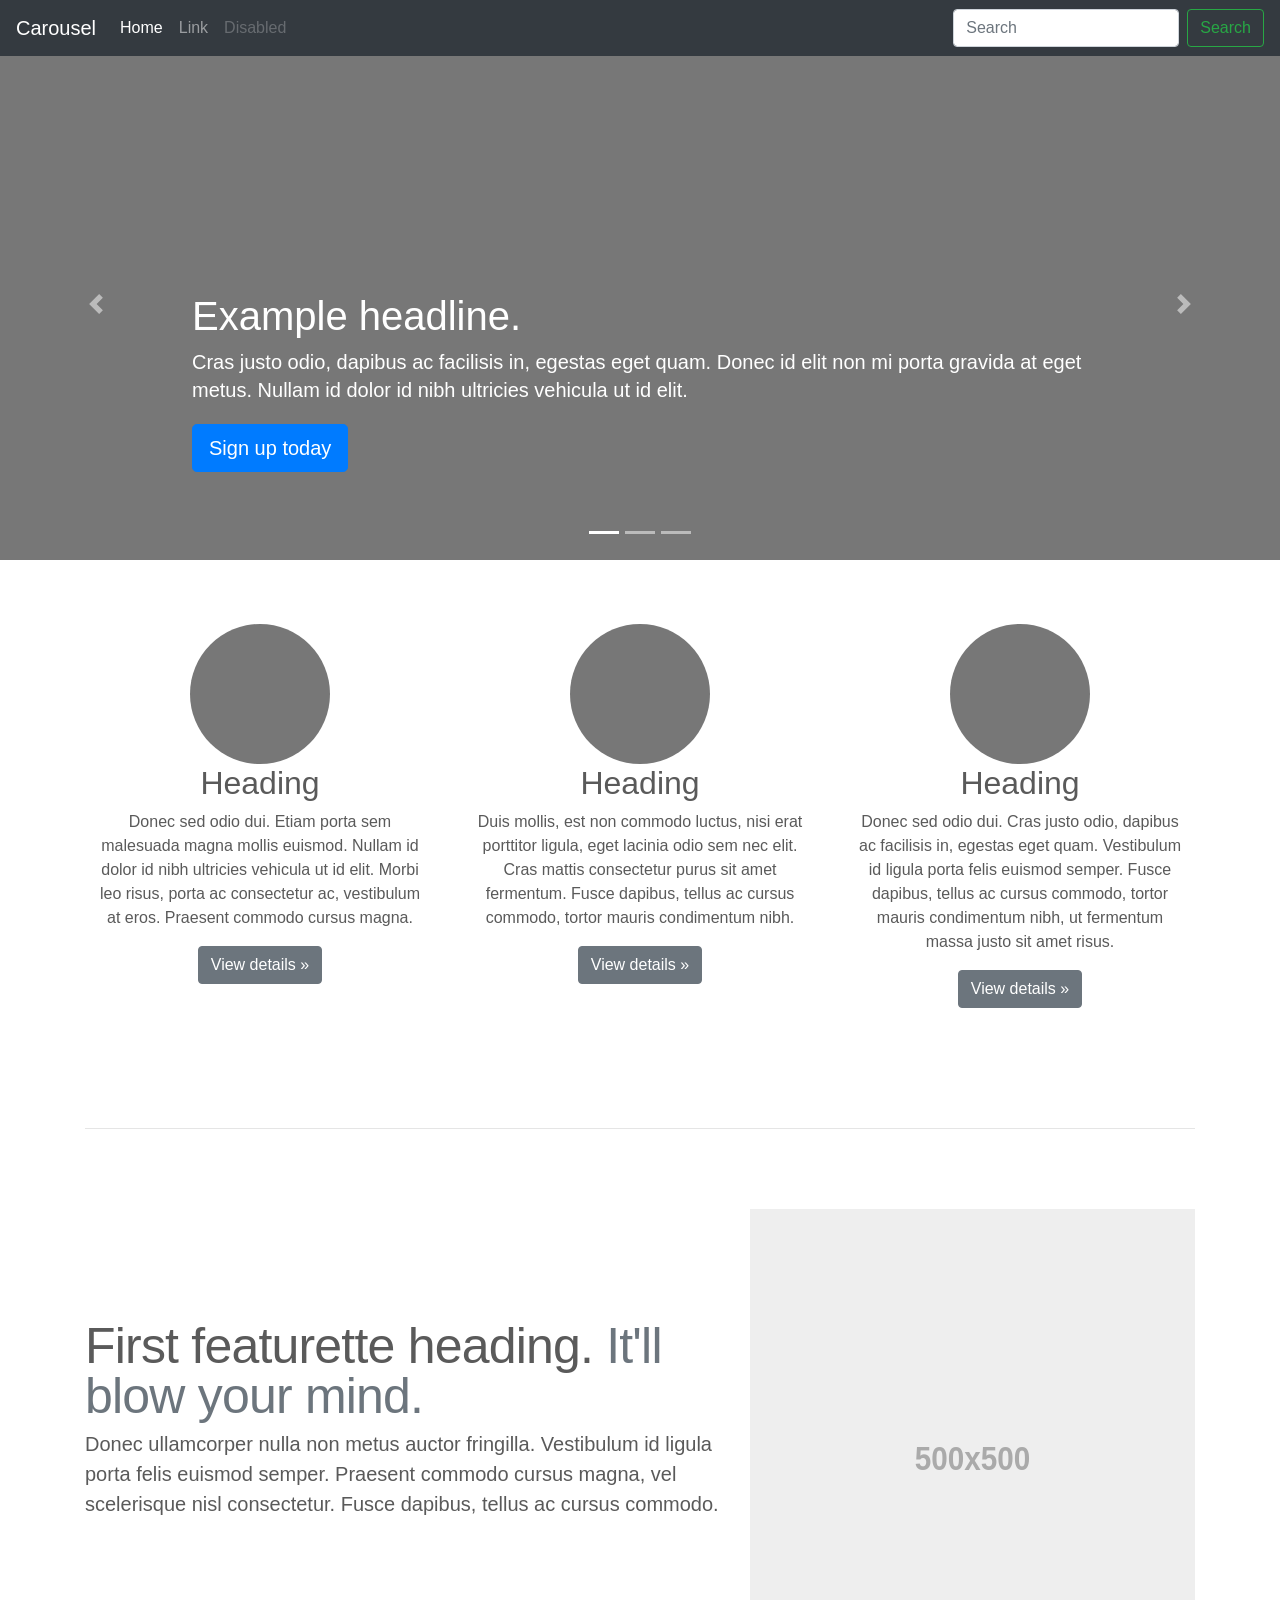
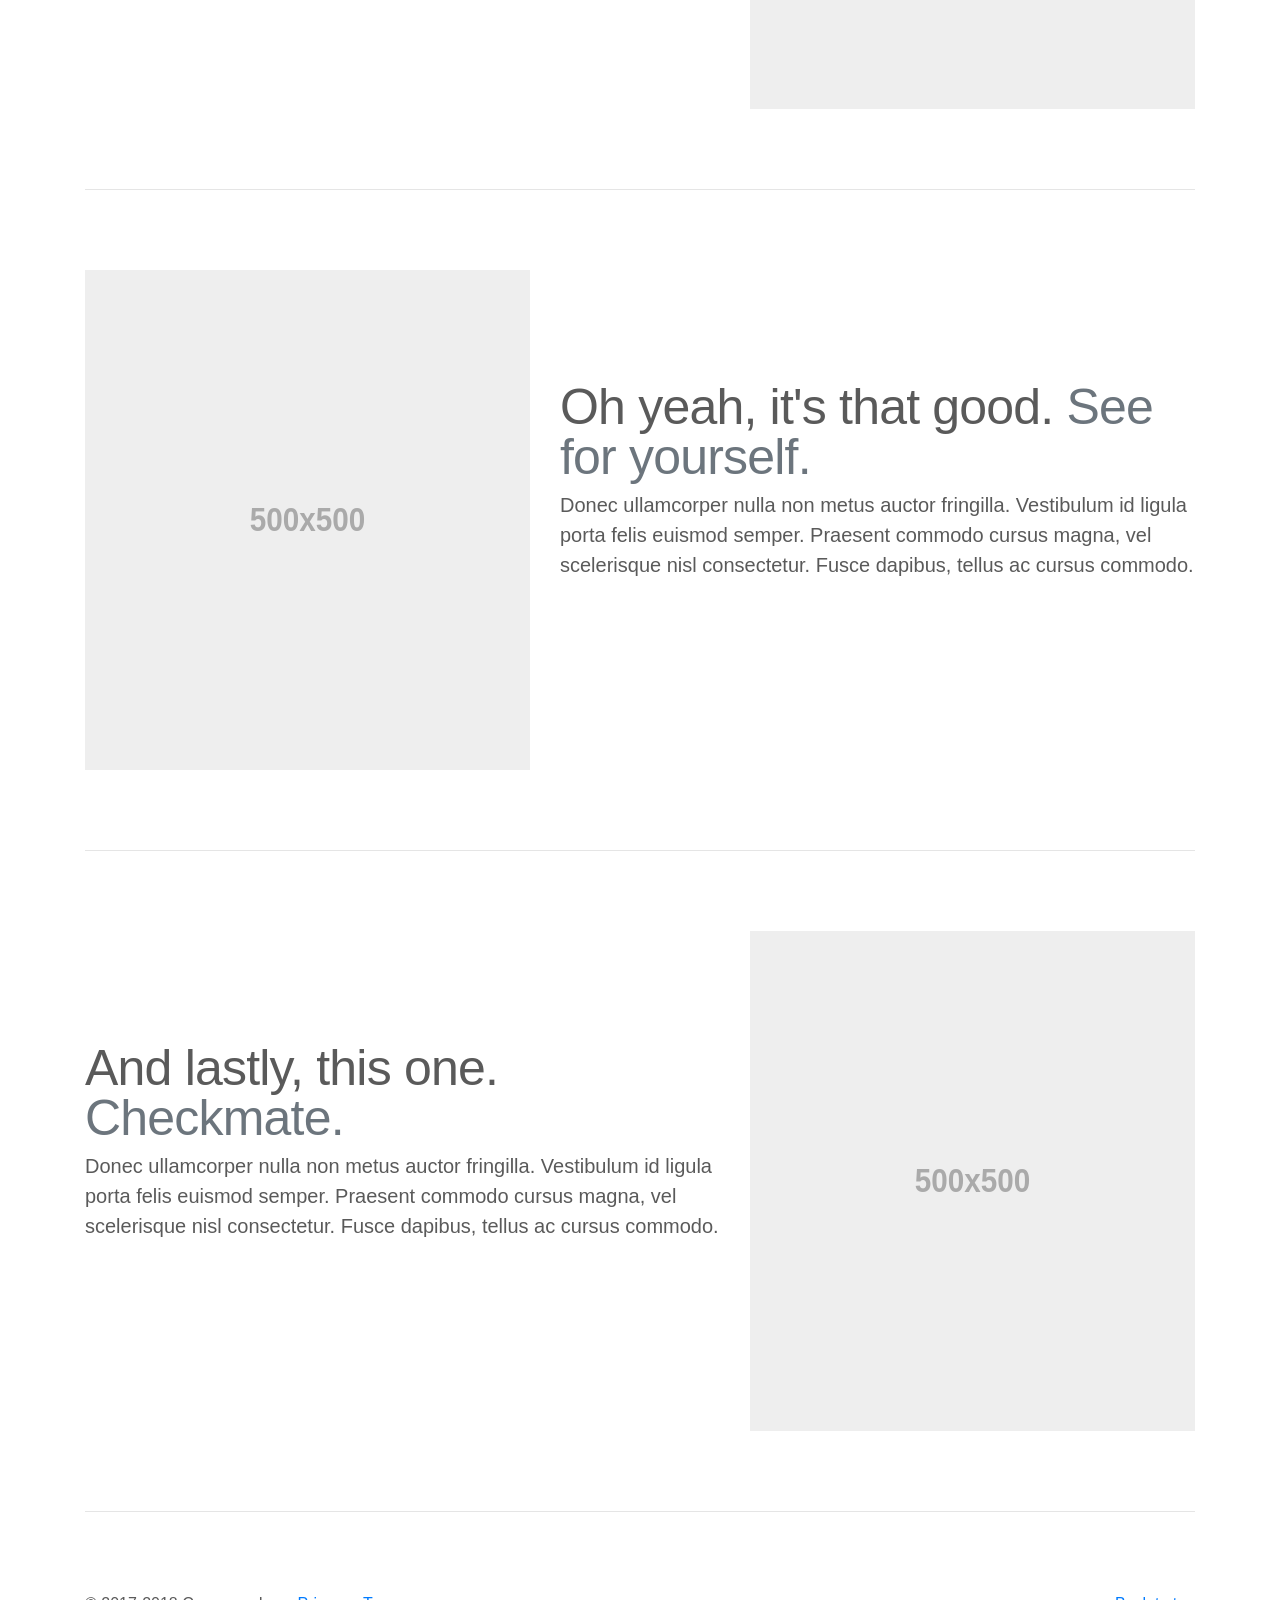
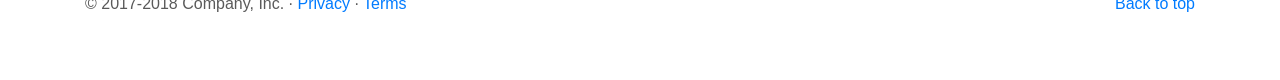
<file: Bootstrap/bootstrap-4.0.0/docs/4.0/examples/carousel/index.html>
<!doctype html>
<html lang="en">
  <head>
    <meta charset="utf-8">
    <meta name="viewport" content="width=device-width, initial-scale=1, shrink-to-fit=no">
    <meta name="description" content="">
    <meta name="author" content="">
    <link rel="icon" href="../../../../favicon.ico">

    <title>Carousel Template for Bootstrap</title>

    <!-- Bootstrap core CSS -->
    <link href="../../../../dist/css/bootstrap.min.css" rel="stylesheet">

    <!-- Custom styles for this template -->
    <link href="carousel.css" rel="stylesheet">
  </head>
  <body>

    <header>
      <nav class="navbar navbar-expand-md navbar-dark fixed-top bg-dark">
        <a class="navbar-brand" href="#">Carousel</a>
        <button class="navbar-toggler" type="button" data-toggle="collapse" data-target="#navbarCollapse" aria-controls="navbarCollapse" aria-expanded="false" aria-label="Toggle navigation">
          <span class="navbar-toggler-icon"></span>
        </button>
        <div class="collapse navbar-collapse" id="navbarCollapse">
          <ul class="navbar-nav mr-auto">
            <li class="nav-item active">
              <a class="nav-link" href="#">Home <span class="sr-only">(current)</span></a>
            </li>
            <li class="nav-item">
              <a class="nav-link" href="#">Link</a>
            </li>
            <li class="nav-item">
              <a class="nav-link disabled" href="#">Disabled</a>
            </li>
          </ul>
          <form class="form-inline mt-2 mt-md-0">
            <input class="form-control mr-sm-2" type="text" placeholder="Search" aria-label="Search">
            <button class="btn btn-outline-success my-2 my-sm-0" type="submit">Search</button>
          </form>
        </div>
      </nav>
    </header>

    <main role="main">

      <div id="myCarousel" class="carousel slide" data-ride="carousel">
        <ol class="carousel-indicators">
          <li data-target="#myCarousel" data-slide-to="0" class="active"></li>
          <li data-target="#myCarousel" data-slide-to="1"></li>
          <li data-target="#myCarousel" data-slide-to="2"></li>
        </ol>
        <div class="carousel-inner">
          <div class="carousel-item active">
            <img class="first-slide" src="[data-uri]" alt="First slide">
            <div class="container">
              <div class="carousel-caption text-left">
                <h1>Example headline.</h1>
                <p>Cras justo odio, dapibus ac facilisis in, egestas eget quam. Donec id elit non mi porta gravida at eget metus. Nullam id dolor id nibh ultricies vehicula ut id elit.</p>
                <p><a class="btn btn-lg btn-primary" href="#" role="button">Sign up today</a></p>
              </div>
            </div>
          </div>
          <div class="carousel-item">
            <img class="second-slide" src="[data-uri]" alt="Second slide">
            <div class="container">
              <div class="carousel-caption">
                <h1>Another example headline.</h1>
                <p>Cras justo odio, dapibus ac facilisis in, egestas eget quam. Donec id elit non mi porta gravida at eget metus. Nullam id dolor id nibh ultricies vehicula ut id elit.</p>
                <p><a class="btn btn-lg btn-primary" href="#" role="button">Learn more</a></p>
              </div>
            </div>
          </div>
          <div class="carousel-item">
            <img class="third-slide" src="[data-uri]" alt="Third slide">
            <div class="container">
              <div class="carousel-caption text-right">
                <h1>One more for good measure.</h1>
                <p>Cras justo odio, dapibus ac facilisis in, egestas eget quam. Donec id elit non mi porta gravida at eget metus. Nullam id dolor id nibh ultricies vehicula ut id elit.</p>
                <p><a class="btn btn-lg btn-primary" href="#" role="button">Browse gallery</a></p>
              </div>
            </div>
          </div>
        </div>
        <a class="carousel-control-prev" href="#myCarousel" role="button" data-slide="prev">
          <span class="carousel-control-prev-icon" aria-hidden="true"></span>
          <span class="sr-only">Previous</span>
        </a>
        <a class="carousel-control-next" href="#myCarousel" role="button" data-slide="next">
          <span class="carousel-control-next-icon" aria-hidden="true"></span>
          <span class="sr-only">Next</span>
        </a>
      </div>


      <!-- Marketing messaging and featurettes
      ================================================== -->
      <!-- Wrap the rest of the page in another container to center all the content. -->

      <div class="container marketing">

        <!-- Three columns of text below the carousel -->
        <div class="row">
          <div class="col-lg-4">
            <img class="rounded-circle" src="[data-uri]" alt="Generic placeholder image" width="140" height="140">
            <h2>Heading</h2>
            <p>Donec sed odio dui. Etiam porta sem malesuada magna mollis euismod. Nullam id dolor id nibh ultricies vehicula ut id elit. Morbi leo risus, porta ac consectetur ac, vestibulum at eros. Praesent commodo cursus magna.</p>
            <p><a class="btn btn-secondary" href="#" role="button">View details &raquo;</a></p>
          </div><!-- /.col-lg-4 -->
          <div class="col-lg-4">
            <img class="rounded-circle" src="[data-uri]" alt="Generic placeholder image" width="140" height="140">
            <h2>Heading</h2>
            <p>Duis mollis, est non commodo luctus, nisi erat porttitor ligula, eget lacinia odio sem nec elit. Cras mattis consectetur purus sit amet fermentum. Fusce dapibus, tellus ac cursus commodo, tortor mauris condimentum nibh.</p>
            <p><a class="btn btn-secondary" href="#" role="button">View details &raquo;</a></p>
          </div><!-- /.col-lg-4 -->
          <div class="col-lg-4">
            <img class="rounded-circle" src="[data-uri]" alt="Generic placeholder image" width="140" height="140">
            <h2>Heading</h2>
            <p>Donec sed odio dui. Cras justo odio, dapibus ac facilisis in, egestas eget quam. Vestibulum id ligula porta felis euismod semper. Fusce dapibus, tellus ac cursus commodo, tortor mauris condimentum nibh, ut fermentum massa justo sit amet risus.</p>
            <p><a class="btn btn-secondary" href="#" role="button">View details &raquo;</a></p>
          </div><!-- /.col-lg-4 -->
        </div><!-- /.row -->


        <!-- START THE FEATURETTES -->

        <hr class="featurette-divider">

        <div class="row featurette">
          <div class="col-md-7">
            <h2 class="featurette-heading">First featurette heading. <span class="text-muted">It'll blow your mind.</span></h2>
            <p class="lead">Donec ullamcorper nulla non metus auctor fringilla. Vestibulum id ligula porta felis euismod semper. Praesent commodo cursus magna, vel scelerisque nisl consectetur. Fusce dapibus, tellus ac cursus commodo.</p>
          </div>
          <div class="col-md-5">
            <img class="featurette-image img-fluid mx-auto" data-src="holder.js/500x500/auto" alt="Generic placeholder image">
          </div>
        </div>

        <hr class="featurette-divider">

        <div class="row featurette">
          <div class="col-md-7 order-md-2">
            <h2 class="featurette-heading">Oh yeah, it's that good. <span class="text-muted">See for yourself.</span></h2>
            <p class="lead">Donec ullamcorper nulla non metus auctor fringilla. Vestibulum id ligula porta felis euismod semper. Praesent commodo cursus magna, vel scelerisque nisl consectetur. Fusce dapibus, tellus ac cursus commodo.</p>
          </div>
          <div class="col-md-5 order-md-1">
            <img class="featurette-image img-fluid mx-auto" data-src="holder.js/500x500/auto" alt="Generic placeholder image">
          </div>
        </div>

        <hr class="featurette-divider">

        <div class="row featurette">
          <div class="col-md-7">
            <h2 class="featurette-heading">And lastly, this one. <span class="text-muted">Checkmate.</span></h2>
            <p class="lead">Donec ullamcorper nulla non metus auctor fringilla. Vestibulum id ligula porta felis euismod semper. Praesent commodo cursus magna, vel scelerisque nisl consectetur. Fusce dapibus, tellus ac cursus commodo.</p>
          </div>
          <div class="col-md-5">
            <img class="featurette-image img-fluid mx-auto" data-src="holder.js/500x500/auto" alt="Generic placeholder image">
          </div>
        </div>

        <hr class="featurette-divider">

        <!-- /END THE FEATURETTES -->

      </div><!-- /.container -->


      <!-- FOOTER -->
      <footer class="container">
        <p class="float-right"><a href="#">Back to top</a></p>
        <p>&copy; 2017-2018 Company, Inc. &middot; <a href="#">Privacy</a> &middot; <a href="#">Terms</a></p>
      </footer>
    </main>

    <!-- Bootstrap core JavaScript
    ================================================== -->
    <!-- Placed at the end of the document so the pages load faster -->
    <script src="https://code.jquery.com/jquery-3.2.1.slim.min.js" integrity="sha384-KJ3o2DKtIkvYIK3UENzmM7KCkRr/rE9/Qpg6aAZGJwFDMVNA/GpGFF93hXpG5KkN" crossorigin="anonymous"></script>
    <script>window.jQuery || document.write('<script src="../../../../assets/js/vendor/jquery-slim.min.js"><\/script>')</script>
    <script src="../../../../assets/js/vendor/popper.min.js"></script>
    <script src="../../../../dist/js/bootstrap.min.js"></script>
    <!-- Just to make our placeholder images work. Don't actually copy the next line! -->
    <script src="../../../../assets/js/vendor/holder.min.js"></script>
  </body>
</html>
</file>
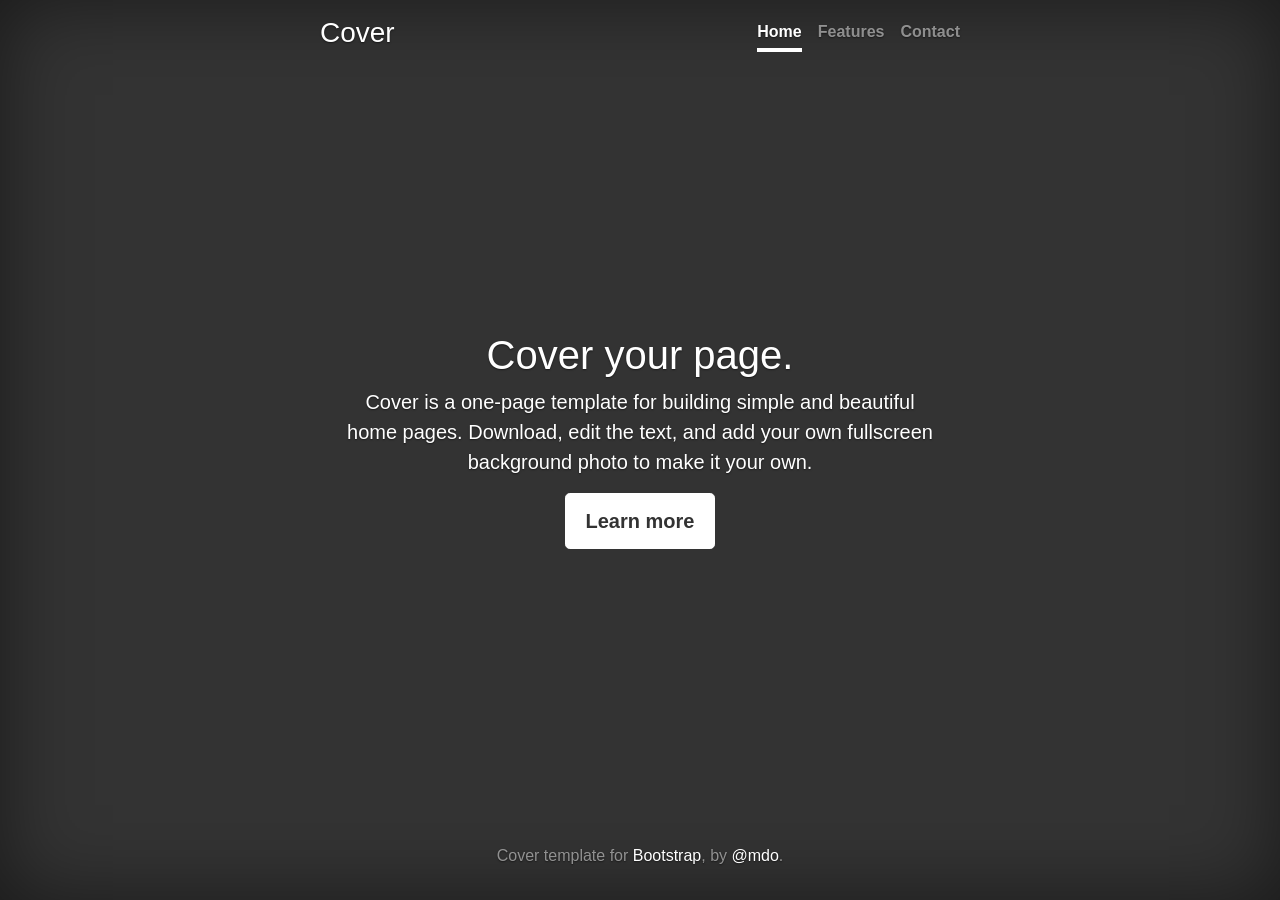
<file: Bootstrap/bootstrap-4.0.0/docs/4.0/examples/cover/index.html>
<!doctype html>
<html lang="en">
  <head>
    <meta charset="utf-8">
    <meta name="viewport" content="width=device-width, initial-scale=1, shrink-to-fit=no">
    <meta name="description" content="">
    <meta name="author" content="">
    <link rel="icon" href="../../../../favicon.ico">

    <title>Cover Template for Bootstrap</title>

    <!-- Bootstrap core CSS -->
    <link href="../../../../dist/css/bootstrap.min.css" rel="stylesheet">

    <!-- Custom styles for this template -->
    <link href="cover.css" rel="stylesheet">
  </head>

  <body class="text-center">

    <div class="cover-container d-flex h-100 p-3 mx-auto flex-column">
      <header class="masthead mb-auto">
        <div class="inner">
          <h3 class="masthead-brand">Cover</h3>
          <nav class="nav nav-masthead justify-content-center">
            <a class="nav-link active" href="#">Home</a>
            <a class="nav-link" href="#">Features</a>
            <a class="nav-link" href="#">Contact</a>
          </nav>
        </div>
      </header>

      <main role="main" class="inner cover">
        <h1 class="cover-heading">Cover your page.</h1>
        <p class="lead">Cover is a one-page template for building simple and beautiful home pages. Download, edit the text, and add your own fullscreen background photo to make it your own.</p>
        <p class="lead">
          <a href="#" class="btn btn-lg btn-secondary">Learn more</a>
        </p>
      </main>

      <footer class="mastfoot mt-auto">
        <div class="inner">
          <p>Cover template for <a href="https://getbootstrap.com/">Bootstrap</a>, by <a href="https://twitter.com/mdo">@mdo</a>.</p>
        </div>
      </footer>
    </div>


    <!-- Bootstrap core JavaScript
    ================================================== -->
    <!-- Placed at the end of the document so the pages load faster -->
    <script src="https://code.jquery.com/jquery-3.2.1.slim.min.js" integrity="sha384-KJ3o2DKtIkvYIK3UENzmM7KCkRr/rE9/Qpg6aAZGJwFDMVNA/GpGFF93hXpG5KkN" crossorigin="anonymous"></script>
    <script>window.jQuery || document.write('<script src="../../../../assets/js/vendor/jquery-slim.min.js"><\/script>')</script>
    <script src="../../../../assets/js/vendor/popper.min.js"></script>
    <script src="../../../../dist/js/bootstrap.min.js"></script>
  </body>
</html>
</file>
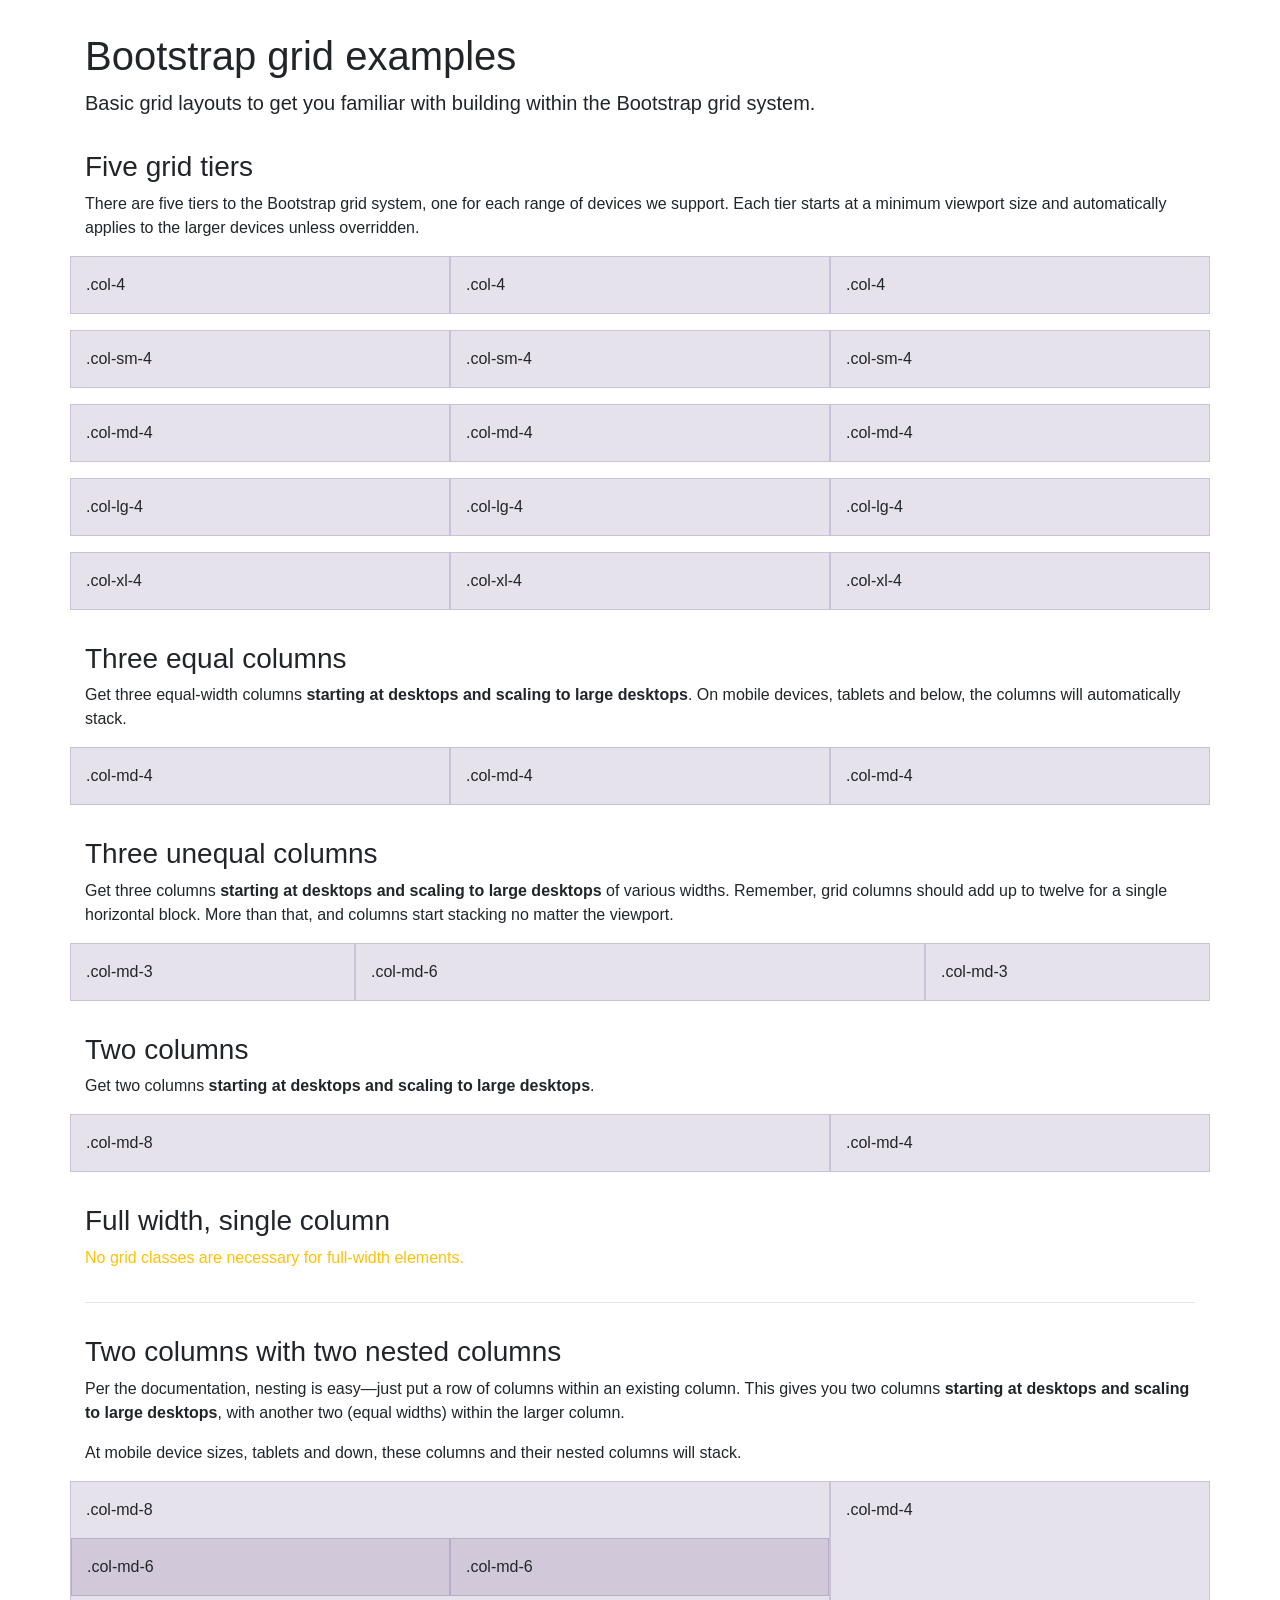
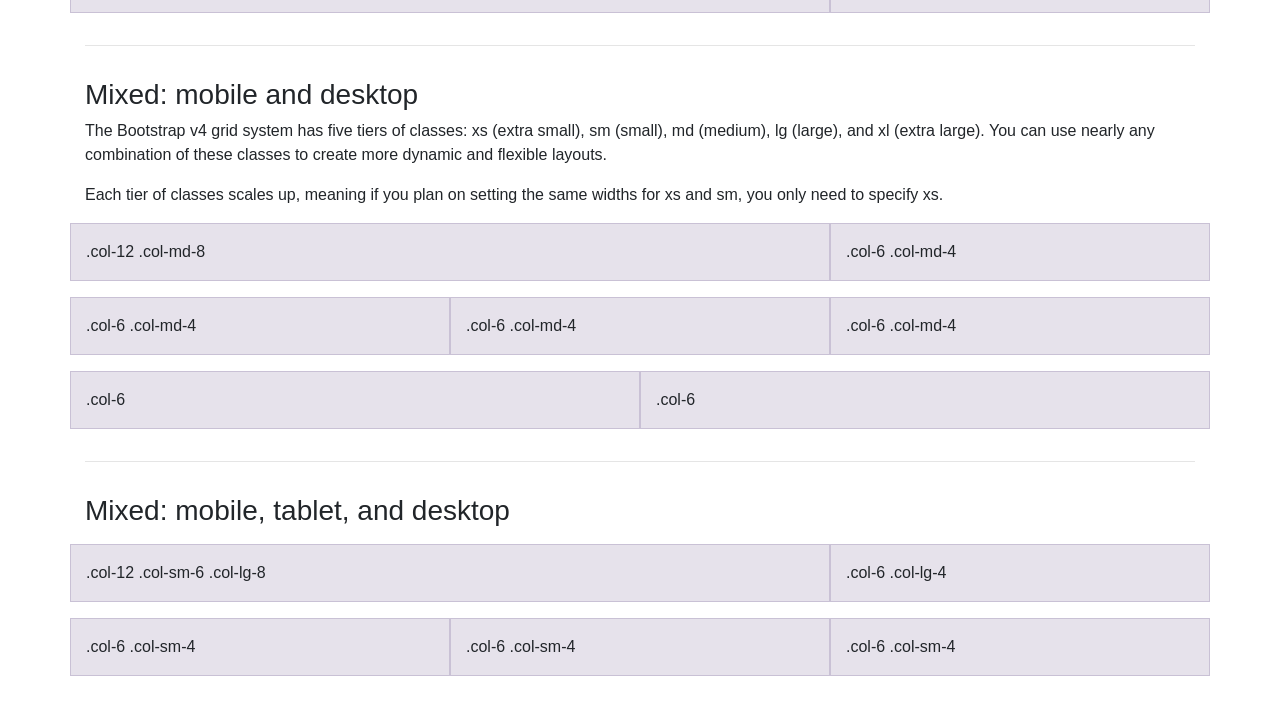
<file: Bootstrap/bootstrap-4.0.0/docs/4.0/examples/grid/index.html>
<!doctype html>
<html lang="en">
  <head>
    <meta charset="utf-8">
    <meta name="viewport" content="width=device-width, initial-scale=1, shrink-to-fit=no">
    <meta name="description" content="">
    <meta name="author" content="">
    <link rel="icon" href="../../../../favicon.ico">

    <title>Grid Template for Bootstrap</title>

    <!-- Bootstrap core CSS -->
    <link href="../../../../dist/css/bootstrap.min.css" rel="stylesheet">

    <!-- Custom styles for this template -->
    <link href="grid.css" rel="stylesheet">
  </head>

  <body>
    <div class="container">

      <h1>Bootstrap grid examples</h1>
      <p class="lead">Basic grid layouts to get you familiar with building within the Bootstrap grid system.</p>

      <h3>Five grid tiers</h3>
      <p>There are five tiers to the Bootstrap grid system, one for each range of devices we support. Each tier starts at a minimum viewport size and automatically applies to the larger devices unless overridden.</p>

      <div class="row">
        <div class="col-4">.col-4</div>
        <div class="col-4">.col-4</div>
        <div class="col-4">.col-4</div>
      </div>

      <div class="row">
        <div class="col-sm-4">.col-sm-4</div>
        <div class="col-sm-4">.col-sm-4</div>
        <div class="col-sm-4">.col-sm-4</div>
      </div>

      <div class="row">
        <div class="col-md-4">.col-md-4</div>
        <div class="col-md-4">.col-md-4</div>
        <div class="col-md-4">.col-md-4</div>
      </div>

      <div class="row">
        <div class="col-lg-4">.col-lg-4</div>
        <div class="col-lg-4">.col-lg-4</div>
        <div class="col-lg-4">.col-lg-4</div>
      </div>

      <div class="row">
        <div class="col-xl-4">.col-xl-4</div>
        <div class="col-xl-4">.col-xl-4</div>
        <div class="col-xl-4">.col-xl-4</div>
      </div>

      <h3>Three equal columns</h3>
      <p>Get three equal-width columns <strong>starting at desktops and scaling to large desktops</strong>. On mobile devices, tablets and below, the columns will automatically stack.</p>
      <div class="row">
        <div class="col-md-4">.col-md-4</div>
        <div class="col-md-4">.col-md-4</div>
        <div class="col-md-4">.col-md-4</div>
      </div>

      <h3>Three unequal columns</h3>
      <p>Get three columns <strong>starting at desktops and scaling to large desktops</strong> of various widths. Remember, grid columns should add up to twelve for a single horizontal block. More than that, and columns start stacking no matter the viewport.</p>
      <div class="row">
        <div class="col-md-3">.col-md-3</div>
        <div class="col-md-6">.col-md-6</div>
        <div class="col-md-3">.col-md-3</div>
      </div>

      <h3>Two columns</h3>
      <p>Get two columns <strong>starting at desktops and scaling to large desktops</strong>.</p>
      <div class="row">
        <div class="col-md-8">.col-md-8</div>
        <div class="col-md-4">.col-md-4</div>
      </div>

      <h3>Full width, single column</h3>
      <p class="text-warning">No grid classes are necessary for full-width elements.</p>

      <hr>

      <h3>Two columns with two nested columns</h3>
      <p>Per the documentation, nesting is easy—just put a row of columns within an existing column. This gives you two columns <strong>starting at desktops and scaling to large desktops</strong>, with another two (equal widths) within the larger column.</p>
      <p>At mobile device sizes, tablets and down, these columns and their nested columns will stack.</p>
      <div class="row">
        <div class="col-md-8">
          .col-md-8
          <div class="row">
            <div class="col-md-6">.col-md-6</div>
            <div class="col-md-6">.col-md-6</div>
          </div>
        </div>
        <div class="col-md-4">.col-md-4</div>
      </div>

      <hr>

      <h3>Mixed: mobile and desktop</h3>
      <p>The Bootstrap v4 grid system has five tiers of classes: xs (extra small), sm (small), md (medium), lg (large), and xl (extra large). You can use nearly any combination of these classes to create more dynamic and flexible layouts.</p>
      <p>Each tier of classes scales up, meaning if you plan on setting the same widths for xs and sm, you only need to specify xs.</p>
      <div class="row">
        <div class="col-12 col-md-8">.col-12 .col-md-8</div>
        <div class="col-6 col-md-4">.col-6 .col-md-4</div>
      </div>
      <div class="row">
        <div class="col-6 col-md-4">.col-6 .col-md-4</div>
        <div class="col-6 col-md-4">.col-6 .col-md-4</div>
        <div class="col-6 col-md-4">.col-6 .col-md-4</div>
      </div>
      <div class="row">
        <div class="col-6">.col-6</div>
        <div class="col-6">.col-6</div>
      </div>

      <hr>

      <h3>Mixed: mobile, tablet, and desktop</h3>
      <p></p>
      <div class="row">
        <div class="col-12 col-sm-6 col-lg-8">.col-12 .col-sm-6 .col-lg-8</div>
        <div class="col-6 col-lg-4">.col-6 .col-lg-4</div>
      </div>
      <div class="row">
        <div class="col-6 col-sm-4">.col-6 .col-sm-4</div>
        <div class="col-6 col-sm-4">.col-6 .col-sm-4</div>
        <div class="col-6 col-sm-4">.col-6 .col-sm-4</div>
      </div>

    </div> <!-- /container -->
  </body>
</html>
</file>
<file: datatables_intro/main.css>
body{
/*    background: #673AB7;*/
}
header{
    background:#512DA8;
}
</file>
<file: Bootstrap/bootstrap-4.0.0/docs/4.0/examples/album/album.css>
:root {
  --jumbotron-padding-y: 3rem;
}

.jumbotron {
  padding-top: var(--jumbotron-padding-y);
  padding-bottom: var(--jumbotron-padding-y);
  margin-bottom: 0;
  background-color: #fff;
}
@media (min-width: 768px) {
  .jumbotron {
    padding-top: calc(var(--jumbotron-padding-y) * 2);
    padding-bottom: calc(var(--jumbotron-padding-y) * 2);
  }
}

.jumbotron p:last-child {
  margin-bottom: 0;
}

.jumbotron-heading {
  font-weight: 300;
}

.jumbotron .container {
  max-width: 40rem;
}

footer {
  padding-top: 3rem;
  padding-bottom: 3rem;
}

footer p {
  margin-bottom: .25rem;
}

.box-shadow { box-shadow: 0 .25rem .75rem rgba(0, 0, 0, .05); }
</file>
<file: Bootstrap/bootstrap-4.0.0/docs/4.0/examples/blog/blog.css>
/* stylelint-disable selector-list-comma-newline-after */

.blog-header {
  line-height: 1;
  border-bottom: 1px solid #e5e5e5;
}

.blog-header-logo {
  font-family: "Playfair Display", Georgia, "Times New Roman", serif;
  font-size: 2.25rem;
}

.blog-header-logo:hover {
  text-decoration: none;
}

h1, h2, h3, h4, h5, h6 {
  font-family: "Playfair Display", Georgia, "Times New Roman", serif;
}

.display-4 {
  font-size: 2.5rem;
}
@media (min-width: 768px) {
  .display-4 {
    font-size: 3rem;
  }
}

.nav-scroller {
  position: relative;
  z-index: 2;
  height: 2.75rem;
  overflow-y: hidden;
}

.nav-scroller .nav {
  display: -webkit-box;
  display: -ms-flexbox;
  display: flex;
  -ms-flex-wrap: nowrap;
  flex-wrap: nowrap;
  padding-bottom: 1rem;
  margin-top: -1px;
  overflow-x: auto;
  text-align: center;
  white-space: nowrap;
  -webkit-overflow-scrolling: touch;
}

.nav-scroller .nav-link {
  padding-top: .75rem;
  padding-bottom: .75rem;
  font-size: .875rem;
}

.card-img-right {
  height: 100%;
  border-radius: 0 3px 3px 0;
}

.flex-auto {
  -ms-flex: 0 0 auto;
  -webkit-box-flex: 0;
  flex: 0 0 auto;
}

.h-250 { height: 250px; }
@media (min-width: 768px) {
  .h-md-250 { height: 250px; }
}

.border-top { border-top: 1px solid #e5e5e5; }
.border-bottom { border-bottom: 1px solid #e5e5e5; }

.box-shadow { box-shadow: 0 .25rem .75rem rgba(0, 0, 0, .05); }

/*
 * Blog name and description
 */
.blog-title {
  margin-bottom: 0;
  font-size: 2rem;
  font-weight: 400;
}
.blog-description {
  font-size: 1.1rem;
  color: #999;
}

@media (min-width: 40em) {
  .blog-title {
    font-size: 3.5rem;
  }
}

/* Pagination */
.blog-pagination {
  margin-bottom: 4rem;
}
.blog-pagination > .btn {
  border-radius: 2rem;
}

/*
 * Blog posts
 */
.blog-post {
  margin-bottom: 4rem;
}
.blog-post-title {
  margin-bottom: .25rem;
  font-size: 2.5rem;
}
.blog-post-meta {
  margin-bottom: 1.25rem;
  color: #999;
}

/*
 * Footer
 */
.blog-footer {
  padding: 2.5rem 0;
  color: #999;
  text-align: center;
  background-color: #f9f9f9;
  border-top: .05rem solid #e5e5e5;
}
.blog-footer p:last-child {
  margin-bottom: 0;
}
</file>
<file: Bootstrap/bootstrap-4.0.0/docs/4.0/examples/carousel/carousel.css>
/* GLOBAL STYLES
-------------------------------------------------- */
/* Padding below the footer and lighter body text */

body {
  padding-top: 3rem;
  padding-bottom: 3rem;
  color: #5a5a5a;
}


/* CUSTOMIZE THE CAROUSEL
-------------------------------------------------- */

/* Carousel base class */
.carousel {
  margin-bottom: 4rem;
}
/* Since positioning the image, we need to help out the caption */
.carousel-caption {
  bottom: 3rem;
  z-index: 10;
}

/* Declare heights because of positioning of img element */
.carousel-item {
  height: 32rem;
  background-color: #777;
}
.carousel-item > img {
  position: absolute;
  top: 0;
  left: 0;
  min-width: 100%;
  height: 32rem;
}


/* MARKETING CONTENT
-------------------------------------------------- */

/* Center align the text within the three columns below the carousel */
.marketing .col-lg-4 {
  margin-bottom: 1.5rem;
  text-align: center;
}
.marketing h2 {
  font-weight: 400;
}
.marketing .col-lg-4 p {
  margin-right: .75rem;
  margin-left: .75rem;
}


/* Featurettes
------------------------- */

.featurette-divider {
  margin: 5rem 0; /* Space out the Bootstrap <hr> more */
}

/* Thin out the marketing headings */
.featurette-heading {
  font-weight: 300;
  line-height: 1;
  letter-spacing: -.05rem;
}


/* RESPONSIVE CSS
-------------------------------------------------- */

@media (min-width: 40em) {
  /* Bump up size of carousel content */
  .carousel-caption p {
    margin-bottom: 1.25rem;
    font-size: 1.25rem;
    line-height: 1.4;
  }

  .featurette-heading {
    font-size: 50px;
  }
}

@media (min-width: 62em) {
  .featurette-heading {
    margin-top: 7rem;
  }
}
</file>
<file: Bootstrap/bootstrap-4.0.0/docs/4.0/examples/cover/cover.css>
/*
 * Globals
 */

/* Links */
a,
a:focus,
a:hover {
  color: #fff;
}

/* Custom default button */
.btn-secondary,
.btn-secondary:hover,
.btn-secondary:focus {
  color: #333;
  text-shadow: none; /* Prevent inheritance from `body` */
  background-color: #fff;
  border: .05rem solid #fff;
}


/*
 * Base structure
 */

html,
body {
  height: 100%;
  background-color: #333;
}

body {
  display: -ms-flexbox;
  display: -webkit-box;
  display: flex;
  -ms-flex-pack: center;
  -webkit-box-pack: center;
  justify-content: center;
  color: #fff;
  text-shadow: 0 .05rem .1rem rgba(0, 0, 0, .5);
  box-shadow: inset 0 0 5rem rgba(0, 0, 0, .5);
}

.cover-container {
  max-width: 42em;
}


/*
 * Header
 */
.masthead {
  margin-bottom: 2rem;
}

.masthead-brand {
  margin-bottom: 0;
}

.nav-masthead .nav-link {
  padding: .25rem 0;
  font-weight: 700;
  color: rgba(255, 255, 255, .5);
  background-color: transparent;
  border-bottom: .25rem solid transparent;
}

.nav-masthead .nav-link:hover,
.nav-masthead .nav-link:focus {
  border-bottom-color: rgba(255, 255, 255, .25);
}

.nav-masthead .nav-link + .nav-link {
  margin-left: 1rem;
}

.nav-masthead .active {
  color: #fff;
  border-bottom-color: #fff;
}

@media (min-width: 48em) {
  .masthead-brand {
    float: left;
  }
  .nav-masthead {
    float: right;
  }
}


/*
 * Cover
 */
.cover {
  padding: 0 1.5rem;
}
.cover .btn-lg {
  padding: .75rem 1.25rem;
  font-weight: 700;
}


/*
 * Footer
 */
.mastfoot {
  color: rgba(255, 255, 255, .5);
}
</file>
<file: Bootstrap/bootstrap-4.0.0/docs/4.0/examples/grid/grid.css>
body {
  padding-top: 2rem;
  padding-bottom: 2rem;
}

h3 {
  margin-top: 2rem;
}

.row {
  margin-bottom: 1rem;
}
.row .row {
  margin-top: 1rem;
  margin-bottom: 0;
}
[class*="col-"] {
  padding-top: 1rem;
  padding-bottom: 1rem;
  background-color: rgba(86, 61, 124, .15);
  border: 1px solid rgba(86, 61, 124, .2);
}

hr {
  margin-top: 2rem;
  margin-bottom: 2rem;
}
</file>
<file: Bootstrap/bootstrap-4.0.0/js/tests/vendor/qunit.css>
/*!
 * QUnit 2.4.1
 * https://qunitjs.com/
 *
 * Copyright jQuery Foundation and other contributors
 * Released under the MIT license
 * https://jquery.org/license
 *
 * Date: 2017-10-22T05:12Z
 */

/** Font Family and Sizes */

#qunit-tests, #qunit-header, #qunit-banner, #qunit-testrunner-toolbar, #qunit-filteredTest, #qunit-userAgent, #qunit-testresult {
	font-family: "Helvetica Neue Light", "HelveticaNeue-Light", "Helvetica Neue", Calibri, Helvetica, Arial, sans-serif;
}

#qunit-testrunner-toolbar, #qunit-filteredTest, #qunit-userAgent, #qunit-testresult, #qunit-tests li { font-size: small; }
#qunit-tests { font-size: smaller; }


/** Resets */

#qunit-tests, #qunit-header, #qunit-banner, #qunit-filteredTest, #qunit-userAgent, #qunit-testresult, #qunit-modulefilter {
	margin: 0;
	padding: 0;
}


/** Header (excluding toolbar) */

#qunit-header {
	padding: 0.5em 0 0.5em 1em;

	color: #8699A4;
	background-color: #0D3349;

	font-size: 1.5em;
	line-height: 1em;
	font-weight: 400;

	border-radius: 5px 5px 0 0;
}

#qunit-header a {
	text-decoration: none;
	color: #C2CCD1;
}

#qunit-header a:hover,
#qunit-header a:focus {
	color: #FFF;
}

#qunit-banner {
	height: 5px;
}

#qunit-filteredTest {
	padding: 0.5em 1em 0.5em 1em;
	color: #366097;
	background-color: #F4FF77;
}

#qunit-userAgent {
	padding: 0.5em 1em 0.5em 1em;
	color: #FFF;
	background-color: #2B81AF;
	text-shadow: rgba(0, 0, 0, 0.5) 2px 2px 1px;
}


/** Toolbar */

#qunit-testrunner-toolbar {
	padding: 0.5em 1em 0.5em 1em;
	color: #5E740B;
	background-color: #EEE;
}

#qunit-testrunner-toolbar .clearfix {
	height: 0;
	clear: both;
}

#qunit-testrunner-toolbar label {
	display: inline-block;
}

#qunit-testrunner-toolbar input[type=checkbox],
#qunit-testrunner-toolbar input[type=radio] {
	margin: 3px;
	vertical-align: -2px;
}

#qunit-testrunner-toolbar input[type=text] {
	box-sizing: border-box;
	height: 1.6em;
}

.qunit-url-config,
.qunit-filter,
#qunit-modulefilter {
	display: inline-block;
	line-height: 2.1em;
}

.qunit-filter,
#qunit-modulefilter {
	float: right;
	position: relative;
	margin-left: 1em;
}

.qunit-url-config label {
	margin-right: 0.5em;
}

#qunit-modulefilter-search {
	box-sizing: border-box;
	width: 400px;
}

#qunit-modulefilter-search-container:after {
	position: absolute;
	right: 0.3em;
	content: "\25bc";
	color: black;
}

#qunit-modulefilter-dropdown {
	/* align with #qunit-modulefilter-search */
	box-sizing: border-box;
	width: 400px;
	position: absolute;
	right: 0;
	top: 50%;
	margin-top: 0.8em;

	border: 1px solid #D3D3D3;
	border-top: none;
	border-radius: 0 0 .25em .25em;
	color: #000;
	background-color: #F5F5F5;
	z-index: 99;
}

#qunit-modulefilter-dropdown a {
	color: inherit;
	text-decoration: none;
}

#qunit-modulefilter-dropdown .clickable.checked {
	font-weight: bold;
	color: #000;
	background-color: #D2E0E6;
}

#qunit-modulefilter-dropdown .clickable:hover {
	color: #FFF;
	background-color: #0D3349;
}

#qunit-modulefilter-actions {
	display: block;
	overflow: auto;

	/* align with #qunit-modulefilter-dropdown-list */
	font: smaller/1.5em sans-serif;
}

#qunit-modulefilter-dropdown #qunit-modulefilter-actions > * {
	box-sizing: border-box;
	max-height: 2.8em;
	display: block;
	padding: 0.4em;
}

#qunit-modulefilter-dropdown #qunit-modulefilter-actions > button {
	float: right;
	font: inherit;
}

#qunit-modulefilter-dropdown #qunit-modulefilter-actions > :last-child {
	/* insert padding to align with checkbox margins */
	padding-left: 3px;
}

#qunit-modulefilter-dropdown-list {
	max-height: 200px;
	overflow-y: auto;
	margin: 0;
	border-top: 2px groove threedhighlight;
	padding: 0.4em 0 0;
	font: smaller/1.5em sans-serif;
}

#qunit-modulefilter-dropdown-list li {
	white-space: nowrap;
	overflow: hidden;
	text-overflow: ellipsis;
}

#qunit-modulefilter-dropdown-list .clickable {
	display: block;
	padding-left: 0.15em;
}


/** Tests: Pass/Fail */

#qunit-tests {
	list-style-position: inside;
}

#qunit-tests li {
	padding: 0.4em 1em 0.4em 1em;
	border-bottom: 1px solid #FFF;
	list-style-position: inside;
}

#qunit-tests > li {
	display: none;
}

#qunit-tests li.running,
#qunit-tests li.pass,
#qunit-tests li.fail,
#qunit-tests li.skipped,
#qunit-tests li.aborted {
	display: list-item;
}

#qunit-tests.hidepass {
	position: relative;
}

#qunit-tests.hidepass li.running,
#qunit-tests.hidepass li.pass:not(.todo) {
	visibility: hidden;
	position: absolute;
	width:   0;
	height:  0;
	padding: 0;
	border:  0;
	margin:  0;
}

#qunit-tests li strong {
	cursor: pointer;
}

#qunit-tests li.skipped strong {
	cursor: default;
}

#qunit-tests li a {
	padding: 0.5em;
	color: #C2CCD1;
	text-decoration: none;
}

#qunit-tests li p a {
	padding: 0.25em;
	color: #6B6464;
}
#qunit-tests li a:hover,
#qunit-tests li a:focus {
	color: #000;
}

#qunit-tests li .runtime {
	float: right;
	font-size: smaller;
}

.qunit-assert-list {
	margin-top: 0.5em;
	padding: 0.5em;

	background-color: #FFF;

	border-radius: 5px;
}

.qunit-source {
	margin: 0.6em 0 0.3em;
}

.qunit-collapsed {
	display: none;
}

#qunit-tests table {
	border-collapse: collapse;
	margin-top: 0.2em;
}

#qunit-tests th {
	text-align: right;
	vertical-align: top;
	padding: 0 0.5em 0 0;
}

#qunit-tests td {
	vertical-align: top;
}

#qunit-tests pre {
	margin: 0;
	white-space: pre-wrap;
	word-wrap: break-word;
}

#qunit-tests del {
	color: #374E0C;
	background-color: #E0F2BE;
	text-decoration: none;
}

#qunit-tests ins {
	color: #500;
	background-color: #FFCACA;
	text-decoration: none;
}

/*** Test Counts */

#qunit-tests b.counts                       { color: #000; }
#qunit-tests b.passed                       { color: #5E740B; }
#qunit-tests b.failed                       { color: #710909; }

#qunit-tests li li {
	padding: 5px;
	background-color: #FFF;
	border-bottom: none;
	list-style-position: inside;
}

/*** Passing Styles */

#qunit-tests li li.pass {
	color: #3C510C;
	background-color: #FFF;
	border-left: 10px solid #C6E746;
}

#qunit-tests .pass                          { color: #528CE0; background-color: #D2E0E6; }
#qunit-tests .pass .test-name               { color: #366097; }

#qunit-tests .pass .test-actual,
#qunit-tests .pass .test-expected           { color: #999; }

#qunit-banner.qunit-pass                    { background-color: #C6E746; }

/*** Failing Styles */

#qunit-tests li li.fail {
	color: #710909;
	background-color: #FFF;
	border-left: 10px solid #EE5757;
	white-space: pre;
}

#qunit-tests > li:last-child {
	border-radius: 0 0 5px 5px;
}

#qunit-tests .fail                          { color: #000; background-color: #EE5757; }
#qunit-tests .fail .test-name,
#qunit-tests .fail .module-name             { color: #000; }

#qunit-tests .fail .test-actual             { color: #EE5757; }
#qunit-tests .fail .test-expected           { color: #008000; }

#qunit-banner.qunit-fail                    { background-color: #EE5757; }


/*** Aborted tests */
#qunit-tests .aborted { color: #000; background-color: orange; }
/*** Skipped tests */

#qunit-tests .skipped {
	background-color: #EBECE9;
}

#qunit-tests .qunit-todo-label,
#qunit-tests .qunit-skipped-label {
	background-color: #F4FF77;
	display: inline-block;
	font-style: normal;
	color: #366097;
	line-height: 1.8em;
	padding: 0 0.5em;
	margin: -0.4em 0.4em -0.4em 0;
}

#qunit-tests .qunit-todo-label {
	background-color: #EEE;
}

/** Result */

#qunit-testresult {
	color: #2B81AF;
	background-color: #D2E0E6;

	border-bottom: 1px solid #FFF;
}
#qunit-testresult .clearfix {
	height: 0;
	clear: both;
}
#qunit-testresult .module-name {
	font-weight: 700;
}
#qunit-testresult-display {
	padding: 0.5em 1em 0.5em 1em;
	width: 85%;
	float:left;
}
#qunit-testresult-controls {
	padding: 0.5em 1em 0.5em 1em;
  width: 10%;
	float:left;
}

/** Fixture */

#qunit-fixture {
	position: absolute;
	top: -10000px;
	left: -10000px;
	width: 1000px;
	height: 1000px;
}
</file>
